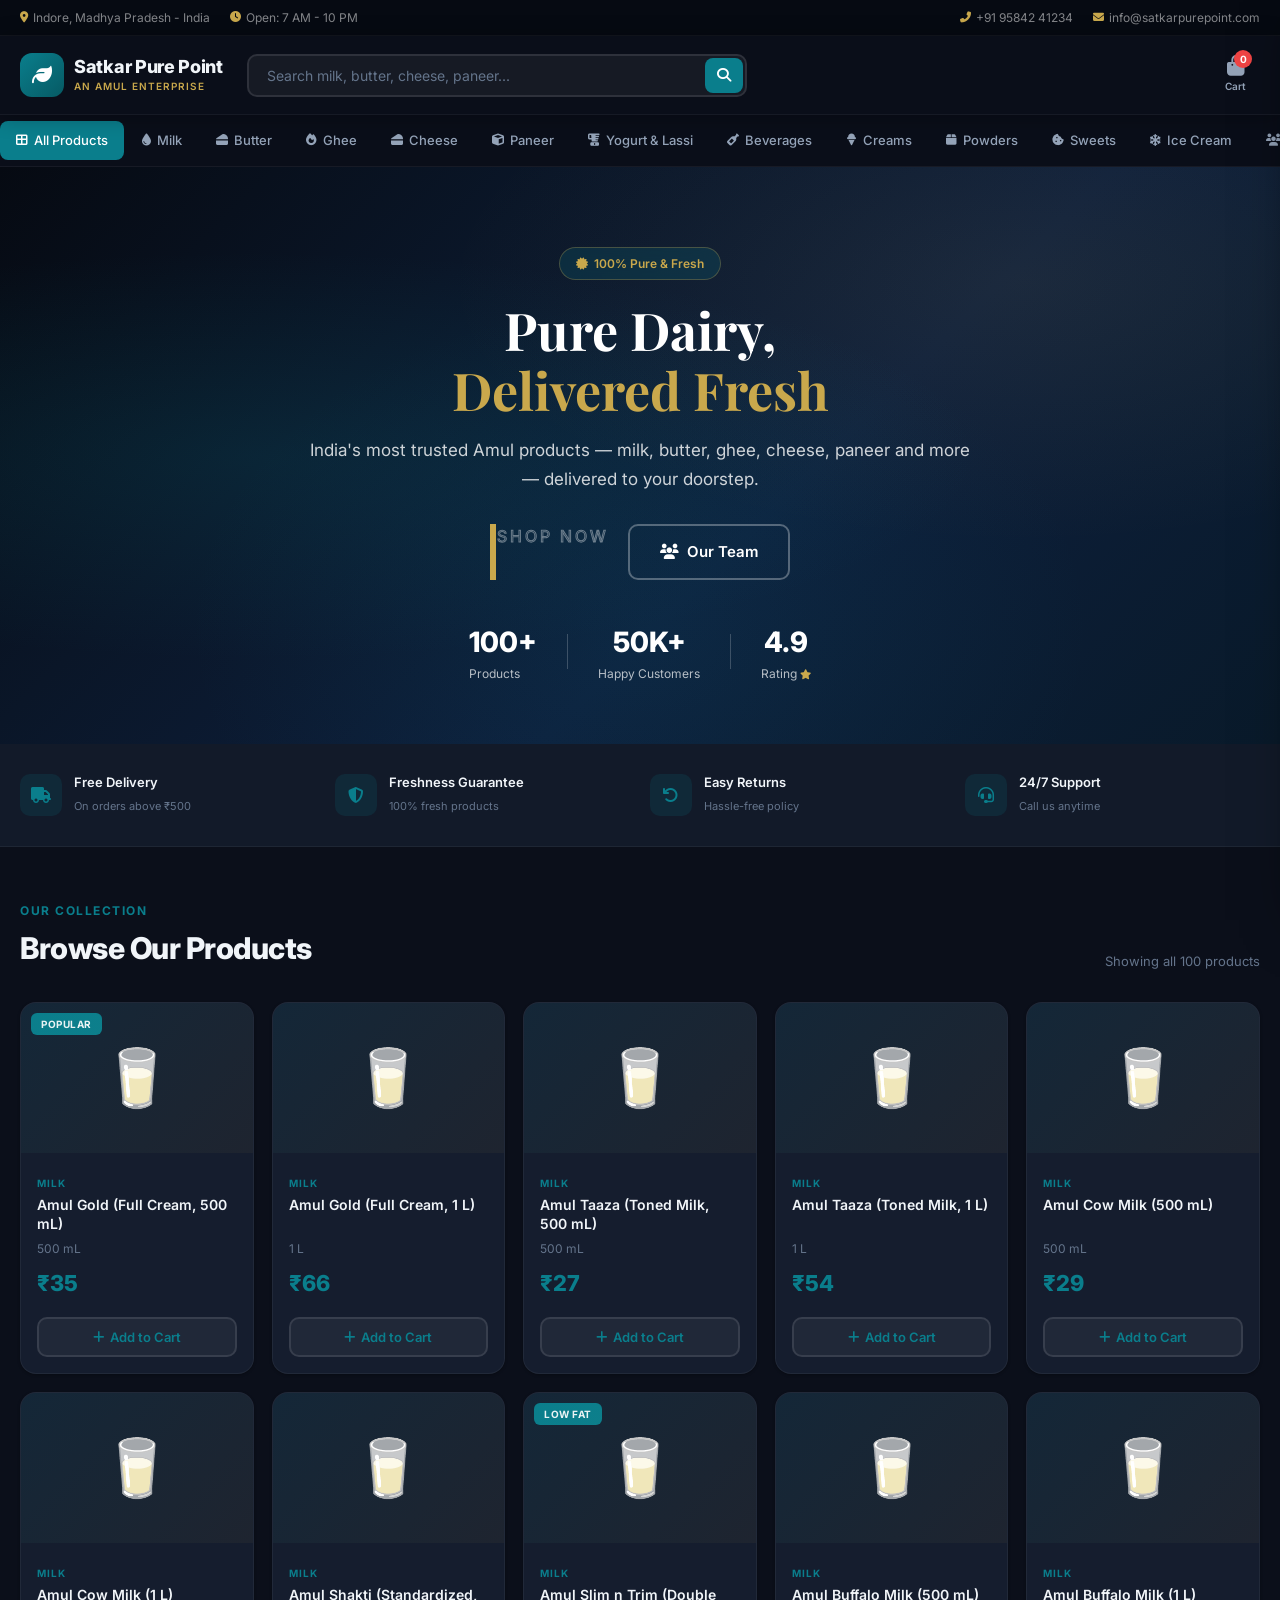
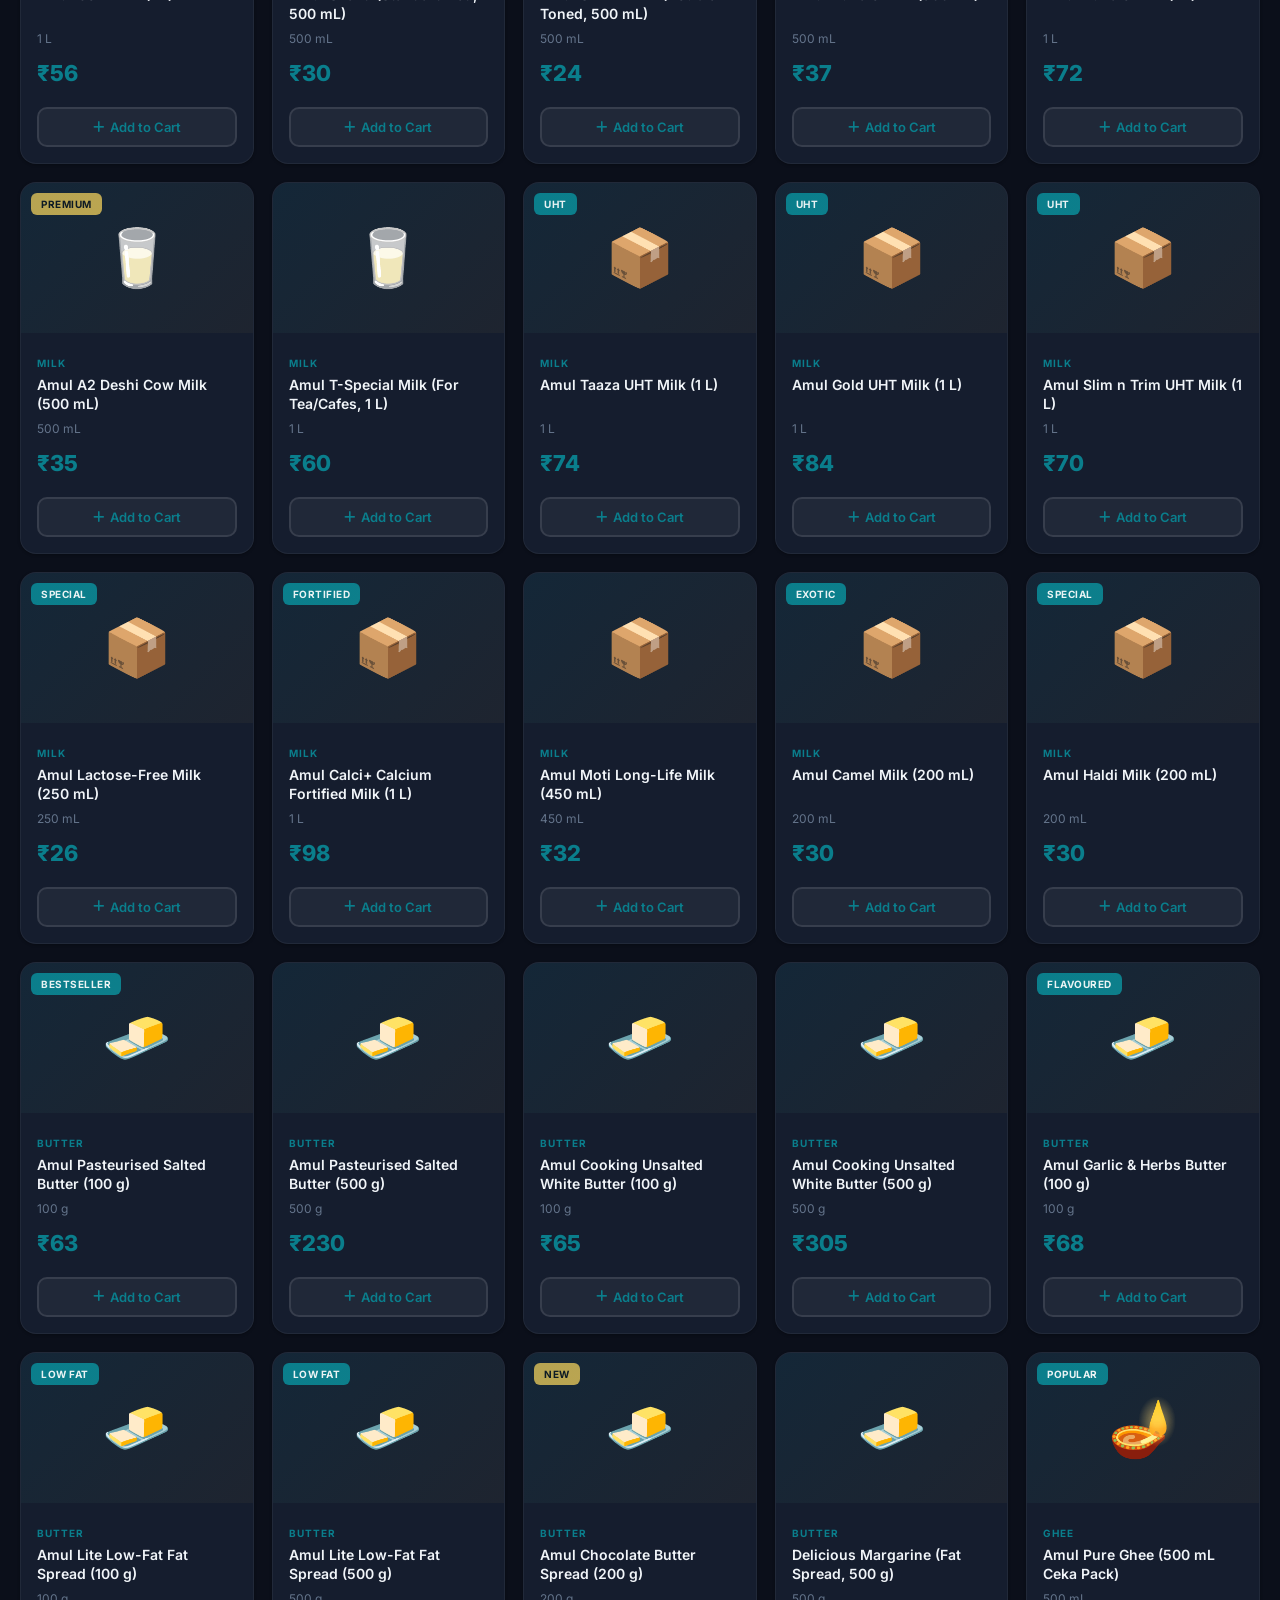
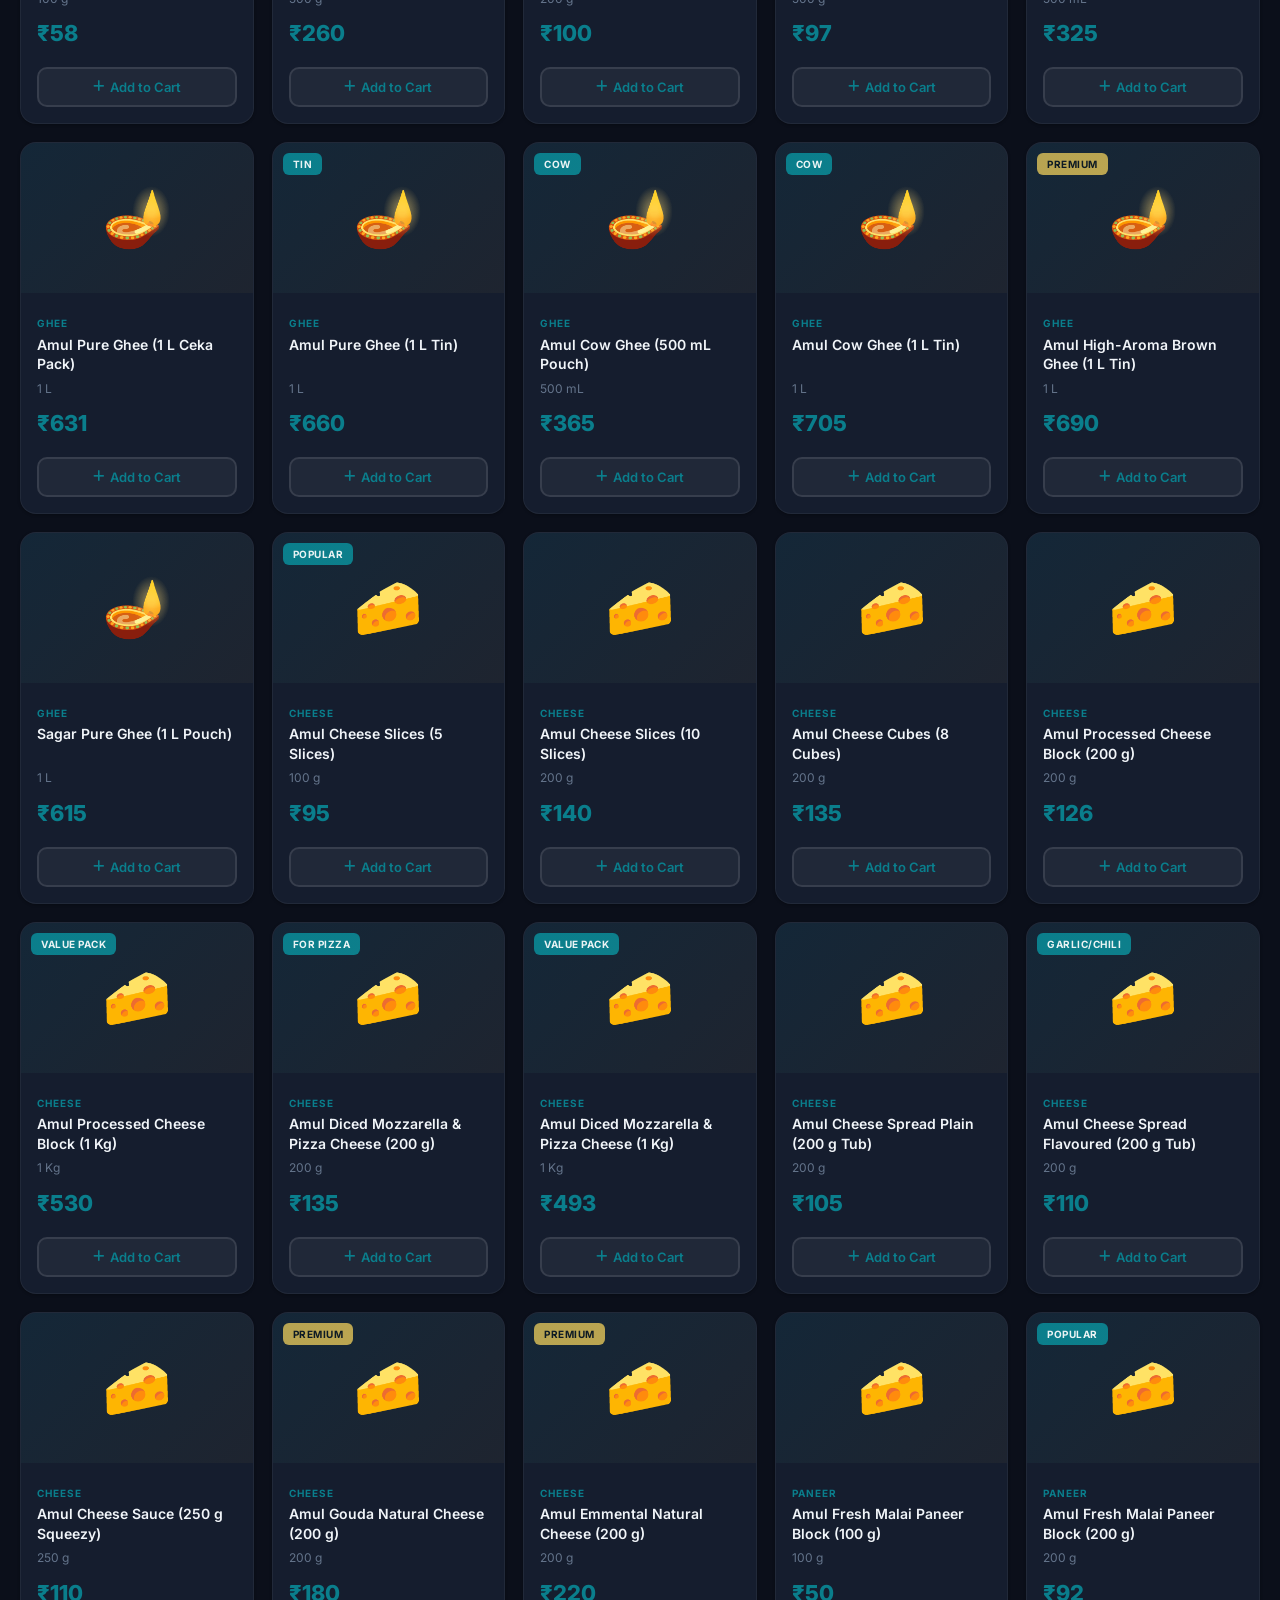
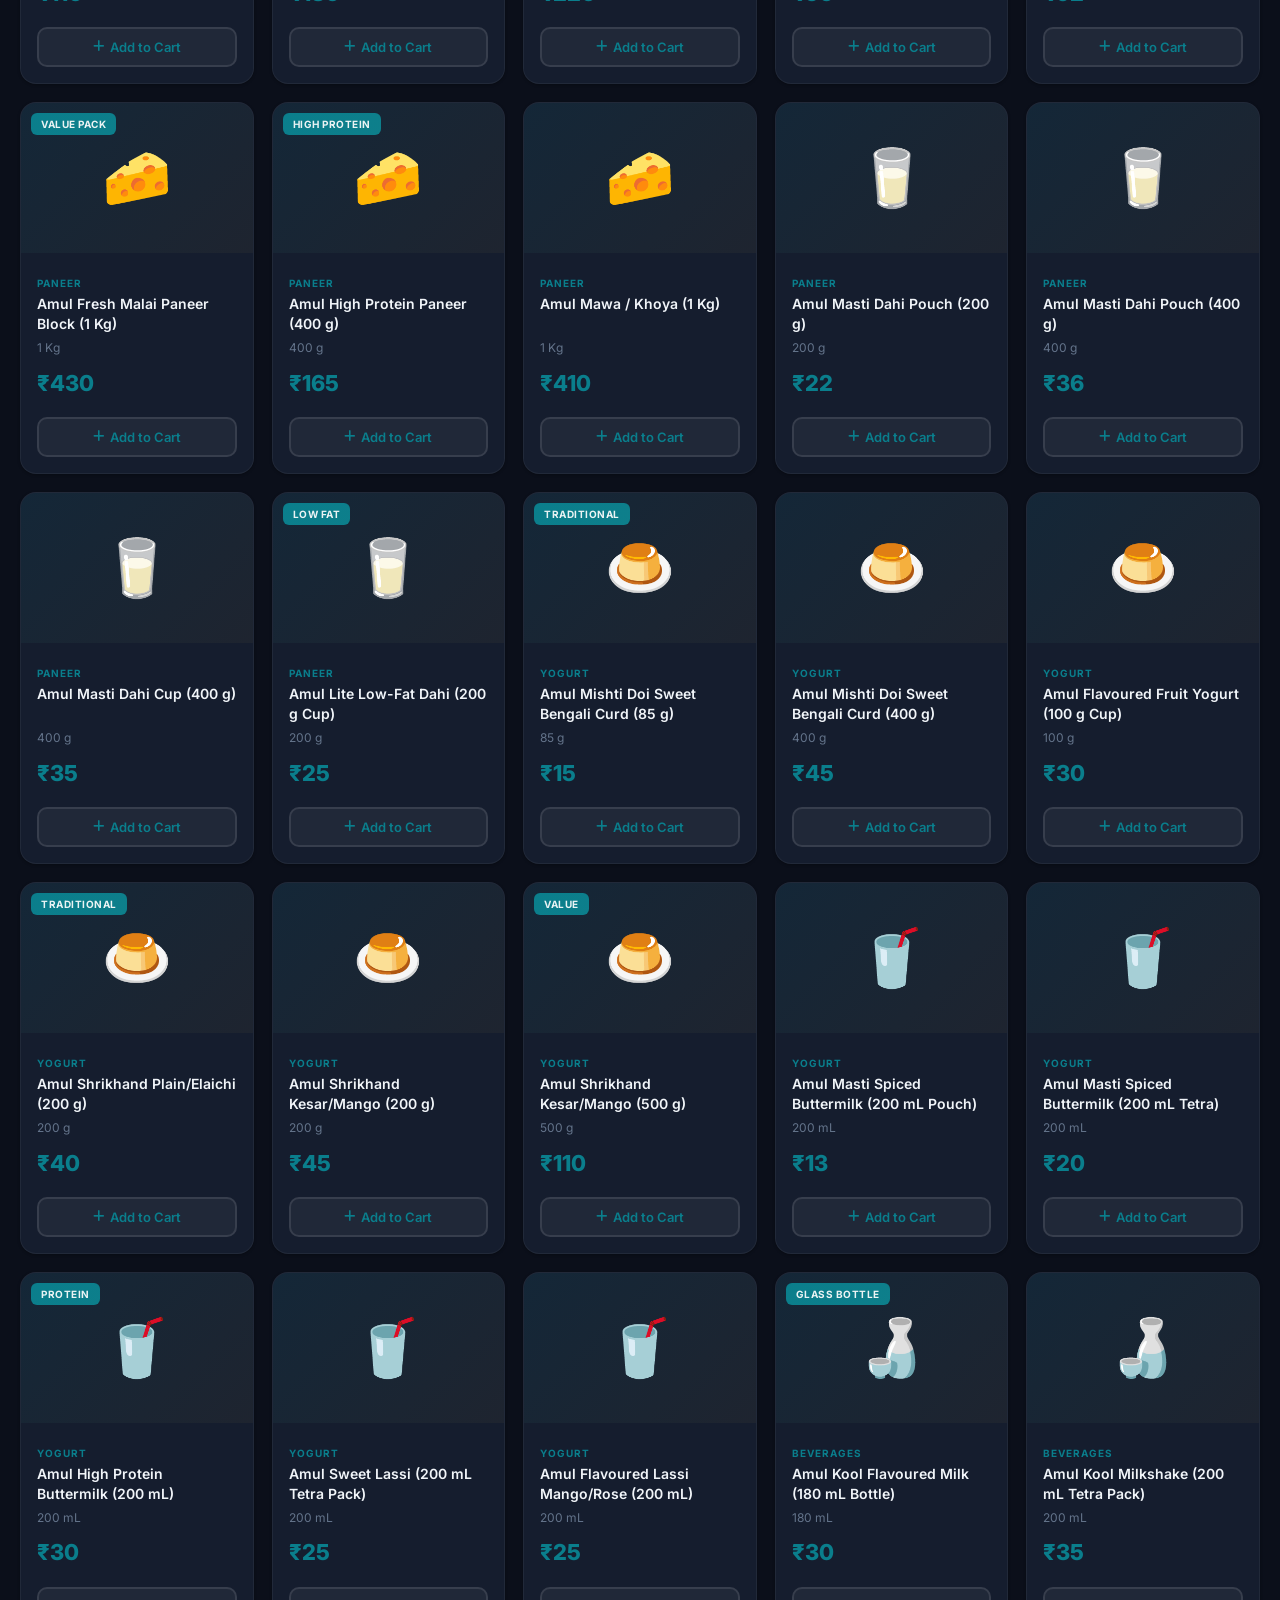
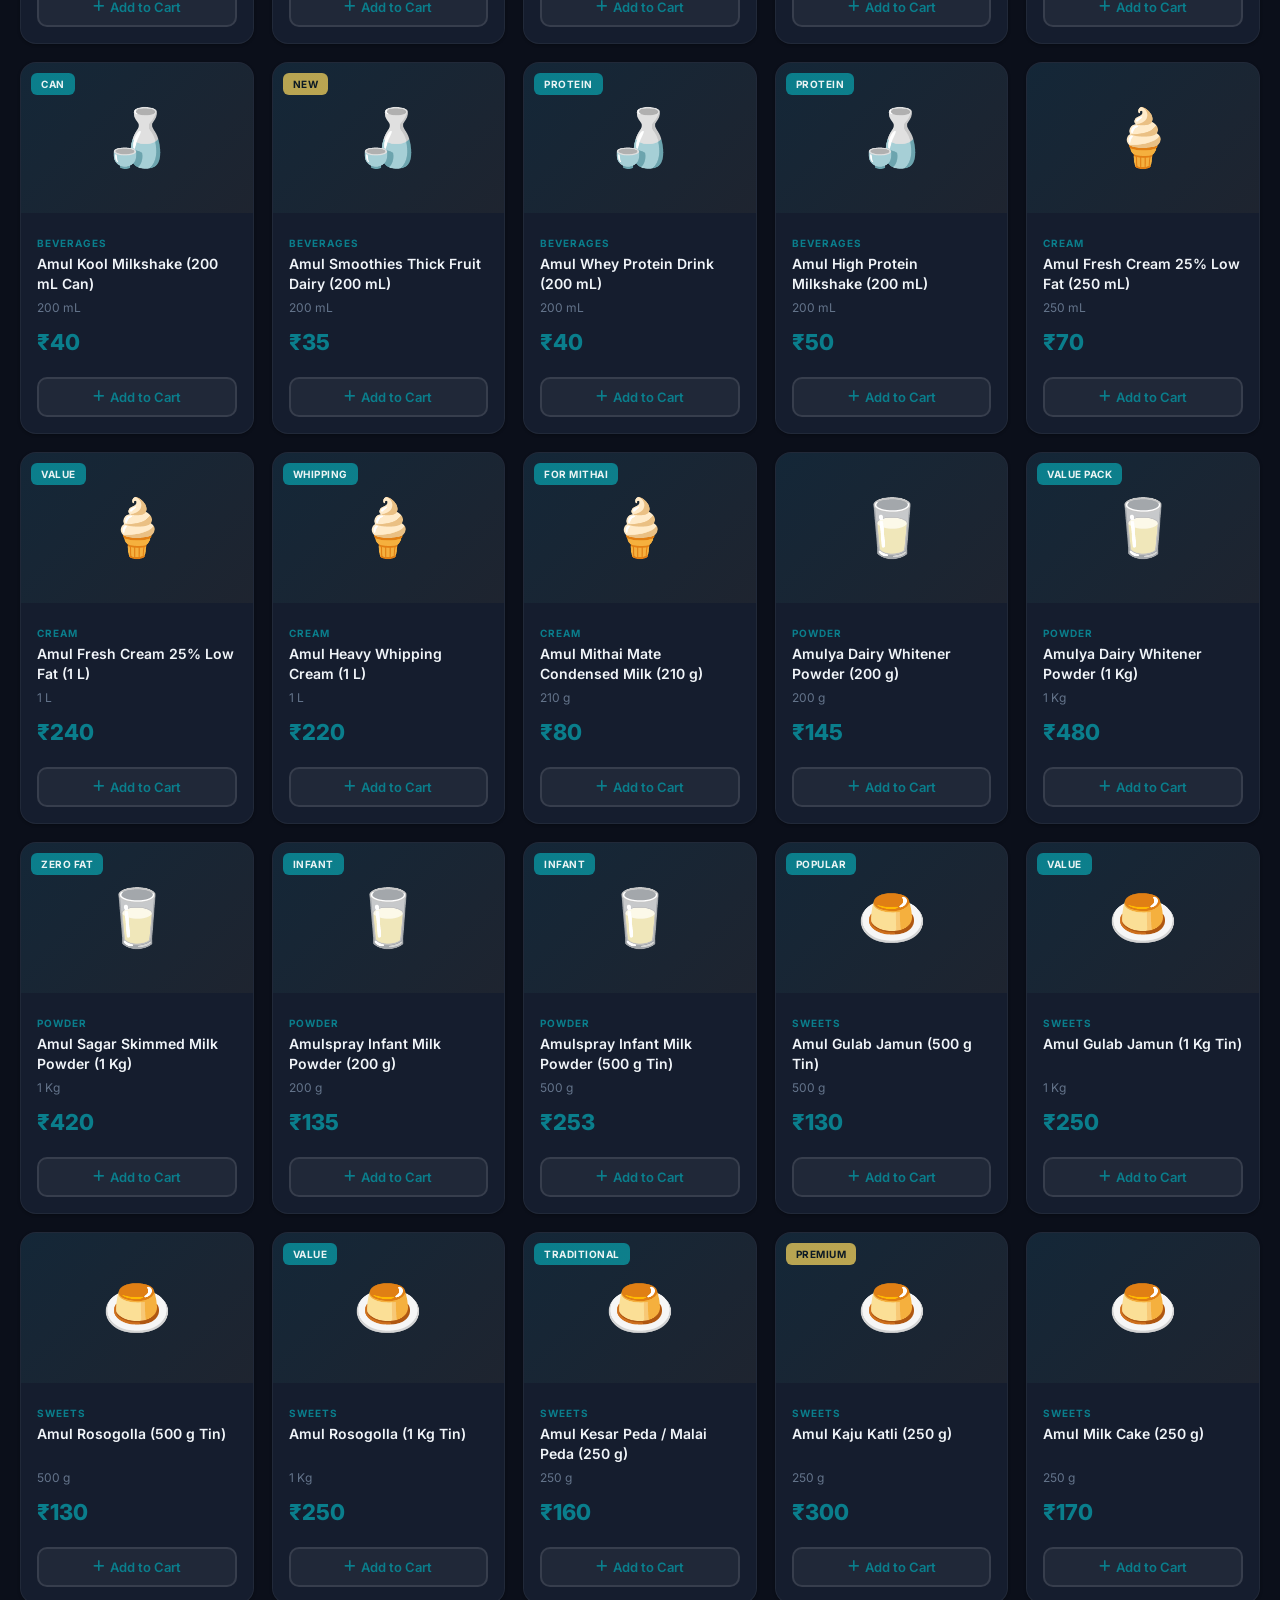
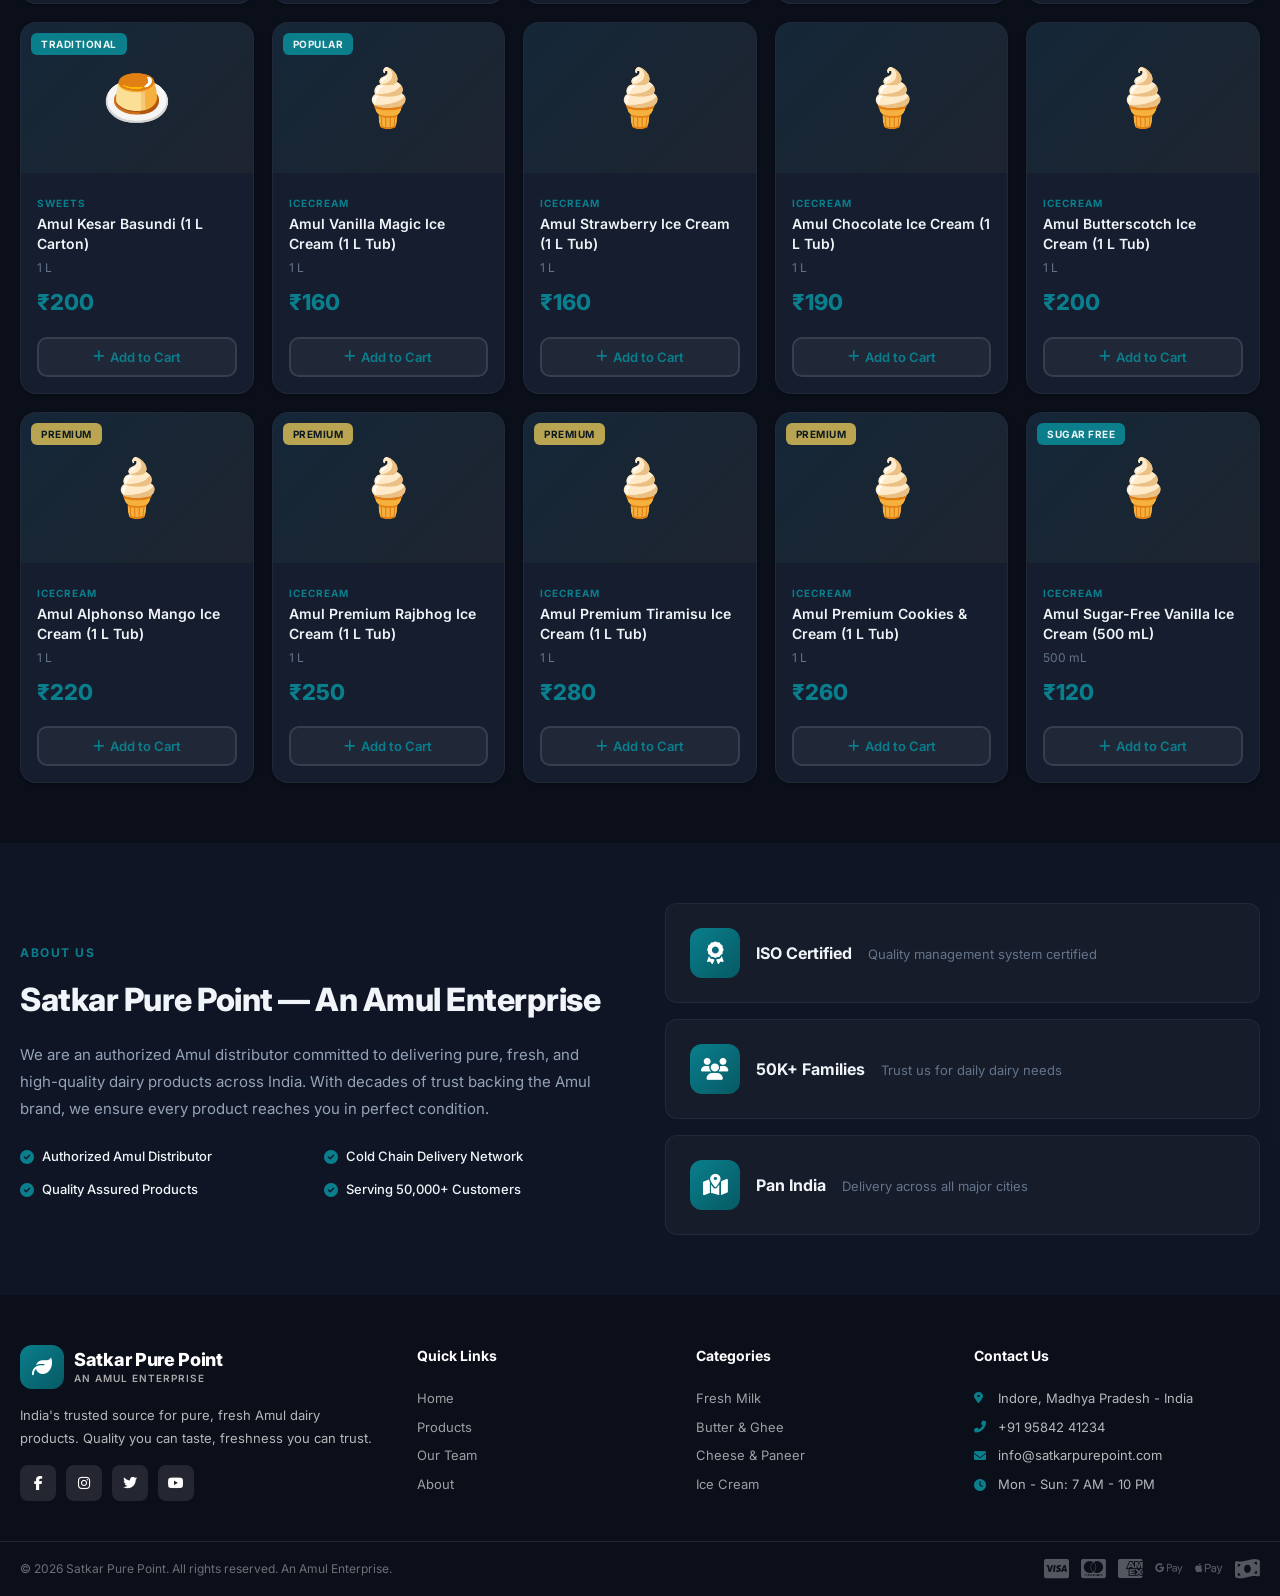
<file: index.html>
<!DOCTYPE html>
<html lang="en">
<head>
    <meta charset="UTF-8">
    <meta name="viewport" content="width=device-width, initial-scale=1.0">
    <title>Satkar Pure Point - An Amul Enterprise</title>
    <link rel="stylesheet" href="styles.css">
    <link href="https://fonts.googleapis.com/css2?family=Inter:wght@300;400;500;600;700;800;900&family=Playfair+Display:wght@600;700&display=swap" rel="stylesheet">
    <link rel="stylesheet" href="https://cdnjs.cloudflare.com/ajax/libs/font-awesome/6.4.0/css/all.min.css">
</head>
<body>

<!-- Top Bar -->
<div class="topbar">
    <div class="container topbar-inner">
        <div class="topbar-left">
            <span><i class="fas fa-map-marker-alt"></i> Indore, Madhya Pradesh - India</span>
            <span><i class="fas fa-clock"></i> Open: 7 AM - 10 PM</span>
        </div>
        <div class="topbar-right">
            <span><i class="fas fa-phone-alt"></i> +91 95842 41234</span>
            <span><i class="fas fa-envelope"></i> info@satkarpurepoint.com</span>
        </div>
    </div>
</div>

<!-- Header -->
<header class="header">
    <div class="container header-inner">
        <a href="index.html" class="brand">
            <div class="brand-icon">
                <i class="fas fa-leaf"></i>
            </div>
            <div class="brand-text">
                <span class="brand-name">Satkar Pure Point</span>
                <span class="brand-tag">An Amul Enterprise</span>
            </div>
        </a>

        <div class="header-search">
            <input type="text" id="searchInput" placeholder="Search milk, butter, cheese, paneer...">
            <button id="searchBtn"><i class="fas fa-search"></i></button>
        </div>

        <div class="header-actions">
            <div class="header-action" id="cartIcon">
                <i class="fas fa-shopping-bag"></i>
                <span class="cart-badge" id="cartCount">0</span>
                <span class="header-action-label">Cart</span>
            </div>
        </div>
    </div>
</header>

<!-- Navigation -->
<nav class="main-nav">
    <div class="container nav-scroll">
        <button class="nav-item active" data-category="all">
            <i class="fas fa-th-large"></i> All Products
        </button>
        <button class="nav-item" data-category="milk">
            <i class="fas fa-tint"></i> Milk
        </button>
        <button class="nav-item" data-category="butter">
            <i class="fas fa-cheese"></i> Butter
        </button>
        <button class="nav-item" data-category="ghee">
            <i class="fas fa-fire"></i> Ghee
        </button>
        <button class="nav-item" data-category="cheese">
            <i class="fas fa-cheese"></i> Cheese
        </button>
        <button class="nav-item" data-category="paneer">
            <i class="fas fa-cube"></i> Paneer
        </button>
        <button class="nav-item" data-category="yogurt">
            <i class="fas fa-blender"></i> Yogurt & Lassi
        </button>
        <button class="nav-item" data-category="beverages">
            <i class="fas fa-wine-bottle"></i> Beverages
        </button>
        <button class="nav-item" data-category="cream">
            <i class="fas fa-ice-cream"></i> Creams
        </button>
        <button class="nav-item" data-category="powder">
            <i class="fas fa-box"></i> Powders
        </button>
        <button class="nav-item" data-category="sweets">
            <i class="fas fa-cookie-bite"></i> Sweets
        </button>
        <button class="nav-item" data-category="icecream">
            <i class="fas fa-snowflake"></i> Ice Cream
        </button>
        <a href="directory.html" class="nav-item" style="text-decoration:none">
            <i class="fas fa-users"></i> Our Team
        </a>
    </div>
</nav>

<!-- Hero Section -->
<section class="hero">
    <div class="hero-bg"></div>
    <div class="container hero-content">
        <div class="hero-badge"><i class="fas fa-certificate"></i> 100% Pure & Fresh</div>
        <h1>Pure Dairy,<br><span>Delivered Fresh</span></h1>
        <p>India's most trusted Amul products — milk, butter, ghee, cheese, paneer and more — delivered to your doorstep.</p>
        <div class="hero-actions">
            <a href="#products" class="button" data-text="Shop Now">
                <span class="actual-text">&nbsp;Shop Now&nbsp;</span>
                <span aria-hidden="true" class="hover-text">&nbsp;Shop Now&nbsp;</span>
            </a>
            <a href="directory.html" class="btn-outline"><i class="fas fa-users"></i> Our Team</a>
        </div>
        <div class="hero-stats">
            <div class="stat"><span class="stat-num">100+</span><span class="stat-label">Products</span></div>
            <div class="stat-divider"></div>
            <div class="stat"><span class="stat-num">50K+</span><span class="stat-label">Happy Customers</span></div>
            <div class="stat-divider"></div>
            <div class="stat"><span class="stat-num">4.9</span><span class="stat-label">Rating <i class="fas fa-star"></i></span></div>
        </div>
    </div>
</section>

<!-- Features Strip -->
<section class="features-strip">
    <div class="container features-grid">
        <div class="feature">
            <div class="feature-icon"><i class="fas fa-truck"></i></div>
            <div><strong>Free Delivery</strong><span>On orders above ₹500</span></div>
        </div>
        <div class="feature">
            <div class="feature-icon"><i class="fas fa-shield-alt"></i></div>
            <div><strong>Freshness Guarantee</strong><span>100% fresh products</span></div>
        </div>
        <div class="feature">
            <div class="feature-icon"><i class="fas fa-undo"></i></div>
            <div><strong>Easy Returns</strong><span>Hassle-free policy</span></div>
        </div>
        <div class="feature">
            <div class="feature-icon"><i class="fas fa-headset"></i></div>
            <div><strong>24/7 Support</strong><span>Call us anytime</span></div>
        </div>
    </div>
</section>

<!-- Products Section -->
<section class="products-section" id="products">
    <div class="container">
        <div class="section-header">
            <div>
                <span class="section-tag">Our Collection</span>
                <h2>Browse Our Products</h2>
            </div>
            <p class="product-count" id="productTotal">Showing all products</p>
        </div>
        <div class="products-grid" id="productsGrid"></div>
    </div>
</section>

<!-- About Section -->
<section class="about-section" id="about">
    <div class="container about-grid">
        <div class="about-content">
            <span class="section-tag">About Us</span>
            <h2>Satkar Pure Point — An Amul Enterprise</h2>
            <p>We are an authorized Amul distributor committed to delivering pure, fresh, and high-quality dairy products across India. With decades of trust backing the Amul brand, we ensure every product reaches you in perfect condition.</p>
            <div class="about-points">
                <div class="about-point"><i class="fas fa-check-circle"></i> Authorized Amul Distributor</div>
                <div class="about-point"><i class="fas fa-check-circle"></i> Cold Chain Delivery Network</div>
                <div class="about-point"><i class="fas fa-check-circle"></i> Quality Assured Products</div>
                <div class="about-point"><i class="fas fa-check-circle"></i> Serving 50,000+ Customers</div>
            </div>
        </div>
        <div class="about-visual">
            <div class="about-card">
                <div class="about-card-icon"><i class="fas fa-award"></i></div>
                <h3>ISO Certified</h3>
                <p>Quality management system certified</p>
            </div>
            <div class="about-card">
                <div class="about-card-icon"><i class="fas fa-users"></i></div>
                <h3>50K+ Families</h3>
                <p>Trust us for daily dairy needs</p>
            </div>
            <div class="about-card">
                <div class="about-card-icon"><i class="fas fa-map-marked-alt"></i></div>
                <h3>Pan India</h3>
                <p>Delivery across all major cities</p>
            </div>
        </div>
    </div>
</section>

<!-- Cart Sidebar -->
<div class="cart-overlay" id="cartOverlay"></div>
<div class="cart-drawer" id="cartSidebar">
    <div class="cart-drawer-header">
        <h3><i class="fas fa-shopping-bag"></i> Your Cart</h3>
        <button class="drawer-close" id="cartClose"><i class="fas fa-times"></i></button>
    </div>
    <div class="cart-drawer-body" id="cartItems">
        <div class="empty-cart">
            <i class="fas fa-shopping-bag"></i>
            <p>Your cart is empty</p>
            <span>Add products to get started</span>
        </div>
    </div>
    <div class="cart-drawer-footer" id="cartFooter">
        <div class="cart-subtotal">
            <span>Subtotal</span>
            <span id="cartTotal">₹0</span>
        </div>
        <button class="btn-checkout" id="checkoutBtn">Proceed to Checkout <i class="fas fa-arrow-right"></i></button>
    </div>
</div>

<!-- Product Quick View Modal -->
<div class="modal-overlay" id="modalOverlay">
    <div class="quick-view-modal" id="productModal">
        <button class="modal-x" id="modalClose"><i class="fas fa-times"></i></button>
        <div class="qv-body">
            <div class="qv-image" id="modalImage"></div>
            <div class="qv-details">
                <span class="qv-category" id="modalCategory"></span>
                <h2 id="modalName"></h2>
                <p class="qv-size" id="modalSize"></p>
                <p class="qv-price" id="modalPrice"></p>
                <div class="qv-qty">
                    <button id="modalMinus"><i class="fas fa-minus"></i></button>
                    <span id="modalQty">1</span>
                    <button id="modalPlus"><i class="fas fa-plus"></i></button>
                </div>
                <button class="btn-add-cart" id="modalAddCart"><i class="fas fa-shopping-bag"></i> Add to Cart</button>
            </div>
        </div>
    </div>
</div>

<!-- Footer -->
<footer class="site-footer">
    <div class="container footer-grid">
        <div class="footer-brand">
            <div class="brand" style="margin-bottom:15px">
                <div class="brand-icon"><i class="fas fa-leaf"></i></div>
                <div class="brand-text">
                    <span class="brand-name" style="color:#fff">Satkar Pure Point</span>
                    <span class="brand-tag" style="color:#aaa">An Amul Enterprise</span>
                </div>
            </div>
            <p>India's trusted source for pure, fresh Amul dairy products. Quality you can taste, freshness you can trust.</p>
            <div class="social-links">
                <a href="#"><i class="fab fa-facebook-f"></i></a>
                <a href="#"><i class="fab fa-instagram"></i></a>
                <a href="#"><i class="fab fa-twitter"></i></a>
                <a href="#"><i class="fab fa-youtube"></i></a>
            </div>
        </div>
        <div class="footer-links">
            <h4>Quick Links</h4>
            <a href="#">Home</a>
            <a href="#products">Products</a>
            <a href="directory.html">Our Team</a>
            <a href="#about">About</a>
        </div>
        <div class="footer-links">
            <h4>Categories</h4>
            <a href="#">Fresh Milk</a>
            <a href="#">Butter & Ghee</a>
            <a href="#">Cheese & Paneer</a>
            <a href="#">Ice Cream</a>
        </div>
        <div class="footer-contact">
            <h4>Contact Us</h4>
            <p><i class="fas fa-map-marker-alt"></i> Indore, Madhya Pradesh - India</p>
            <p><i class="fas fa-phone-alt"></i> +91 95842 41234</p>
            <p><i class="fas fa-envelope"></i> info@satkarpurepoint.com</p>
            <p><i class="fas fa-clock"></i> Mon - Sun: 7 AM - 10 PM</p>
        </div>
    </div>
    <div class="footer-bottom">
        <div class="container footer-bottom-inner">
            <p>&copy; 2026 Satkar Pure Point. All rights reserved. An Amul Enterprise.</p>
            <div class="footer-payments">
                <i class="fab fa-cc-visa"></i>
                <i class="fab fa-cc-mastercard"></i>
                <i class="fab fa-cc-amex"></i>
                <i class="fab fa-google-pay"></i>
                <i class="fab fa-apple-pay"></i>
                <i class="fas fa-money-bill-wave"></i>
            </div>
        </div>
    </div>
</footer>

<script src="script.js"></script>
</body>
</html>
</file>
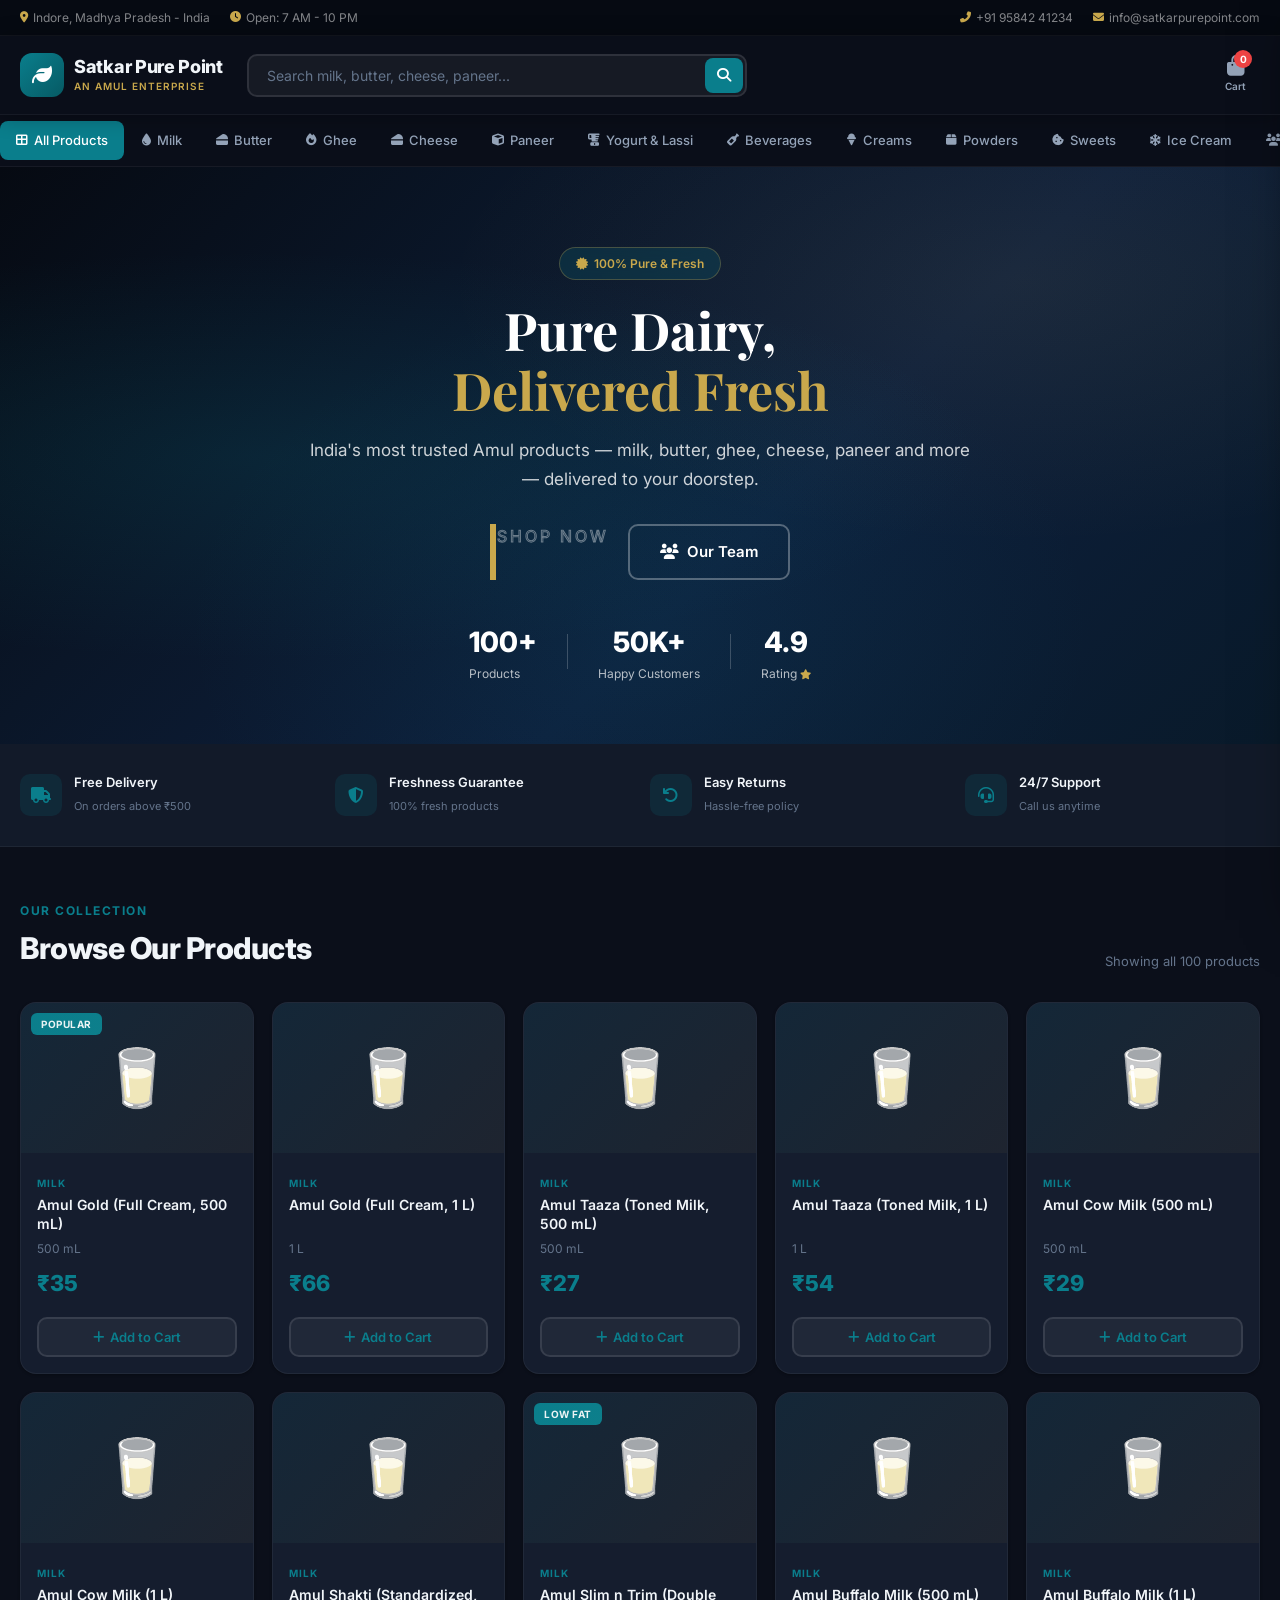
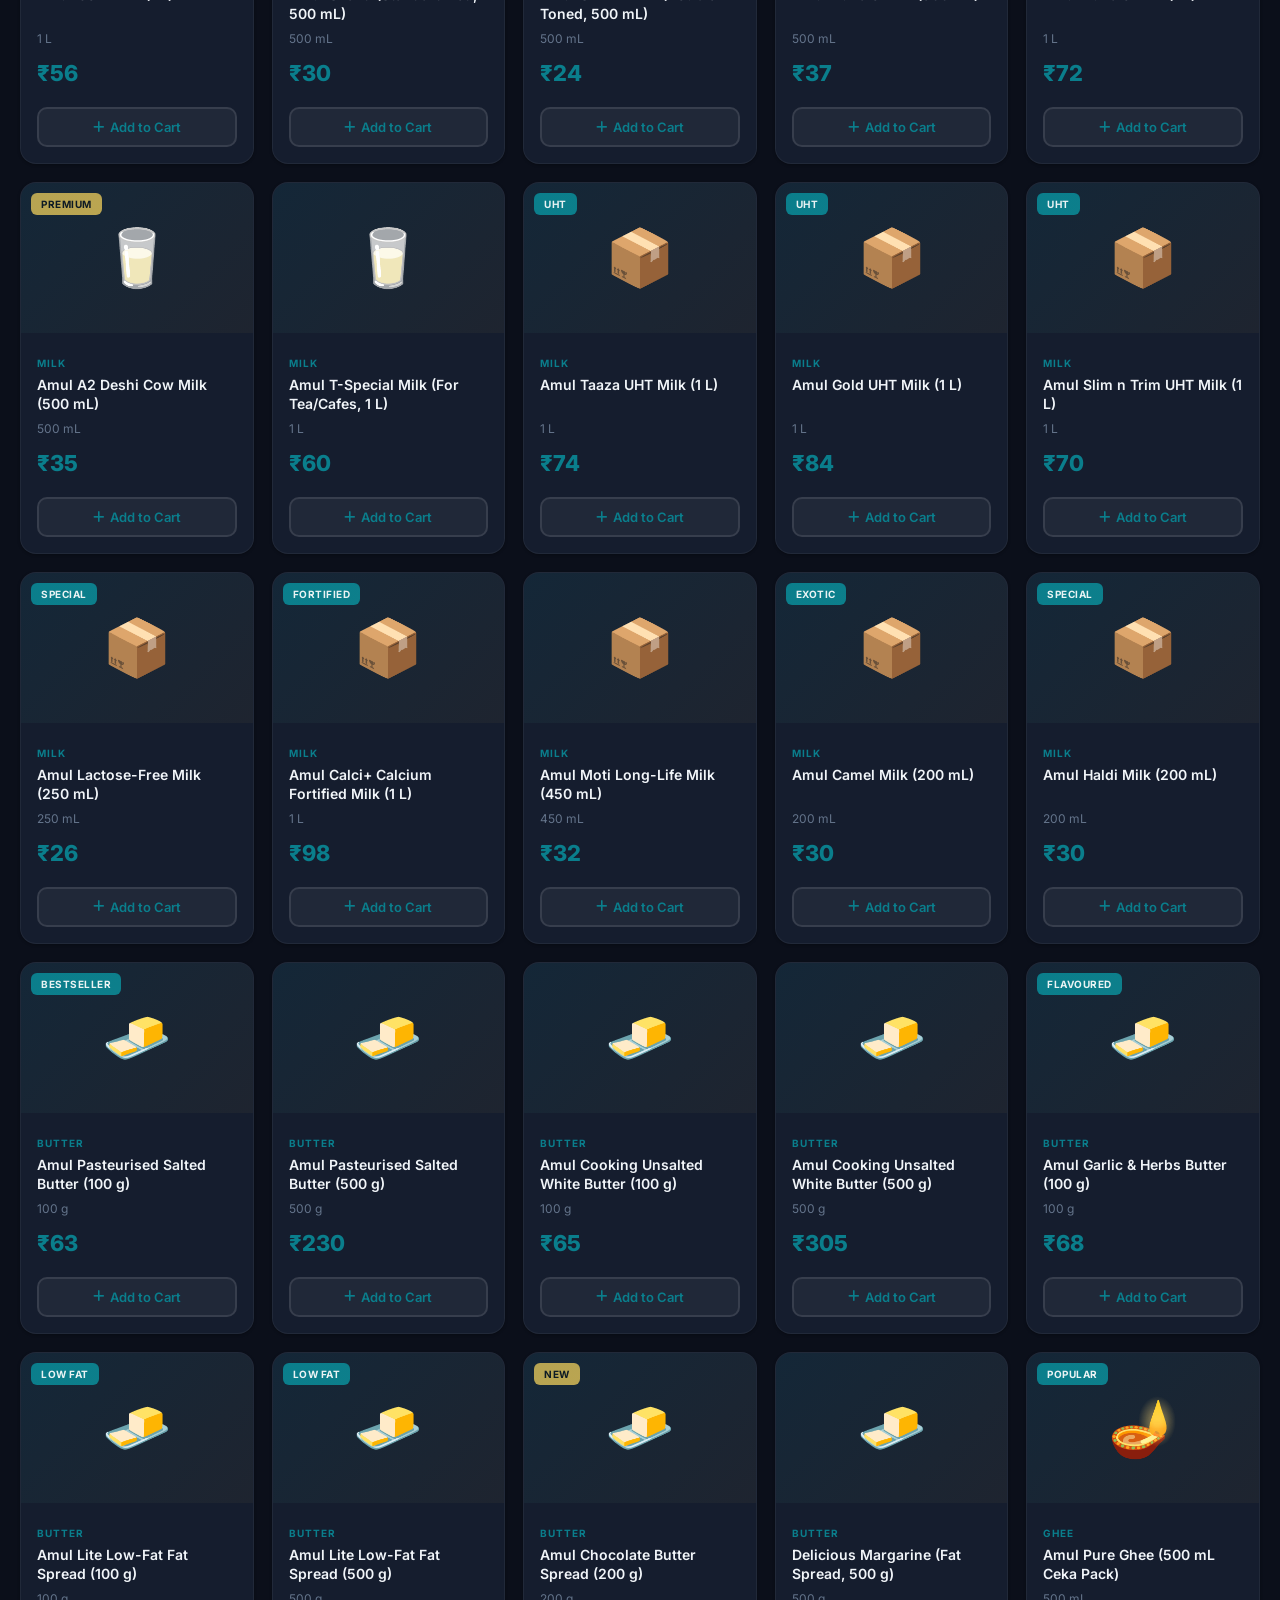
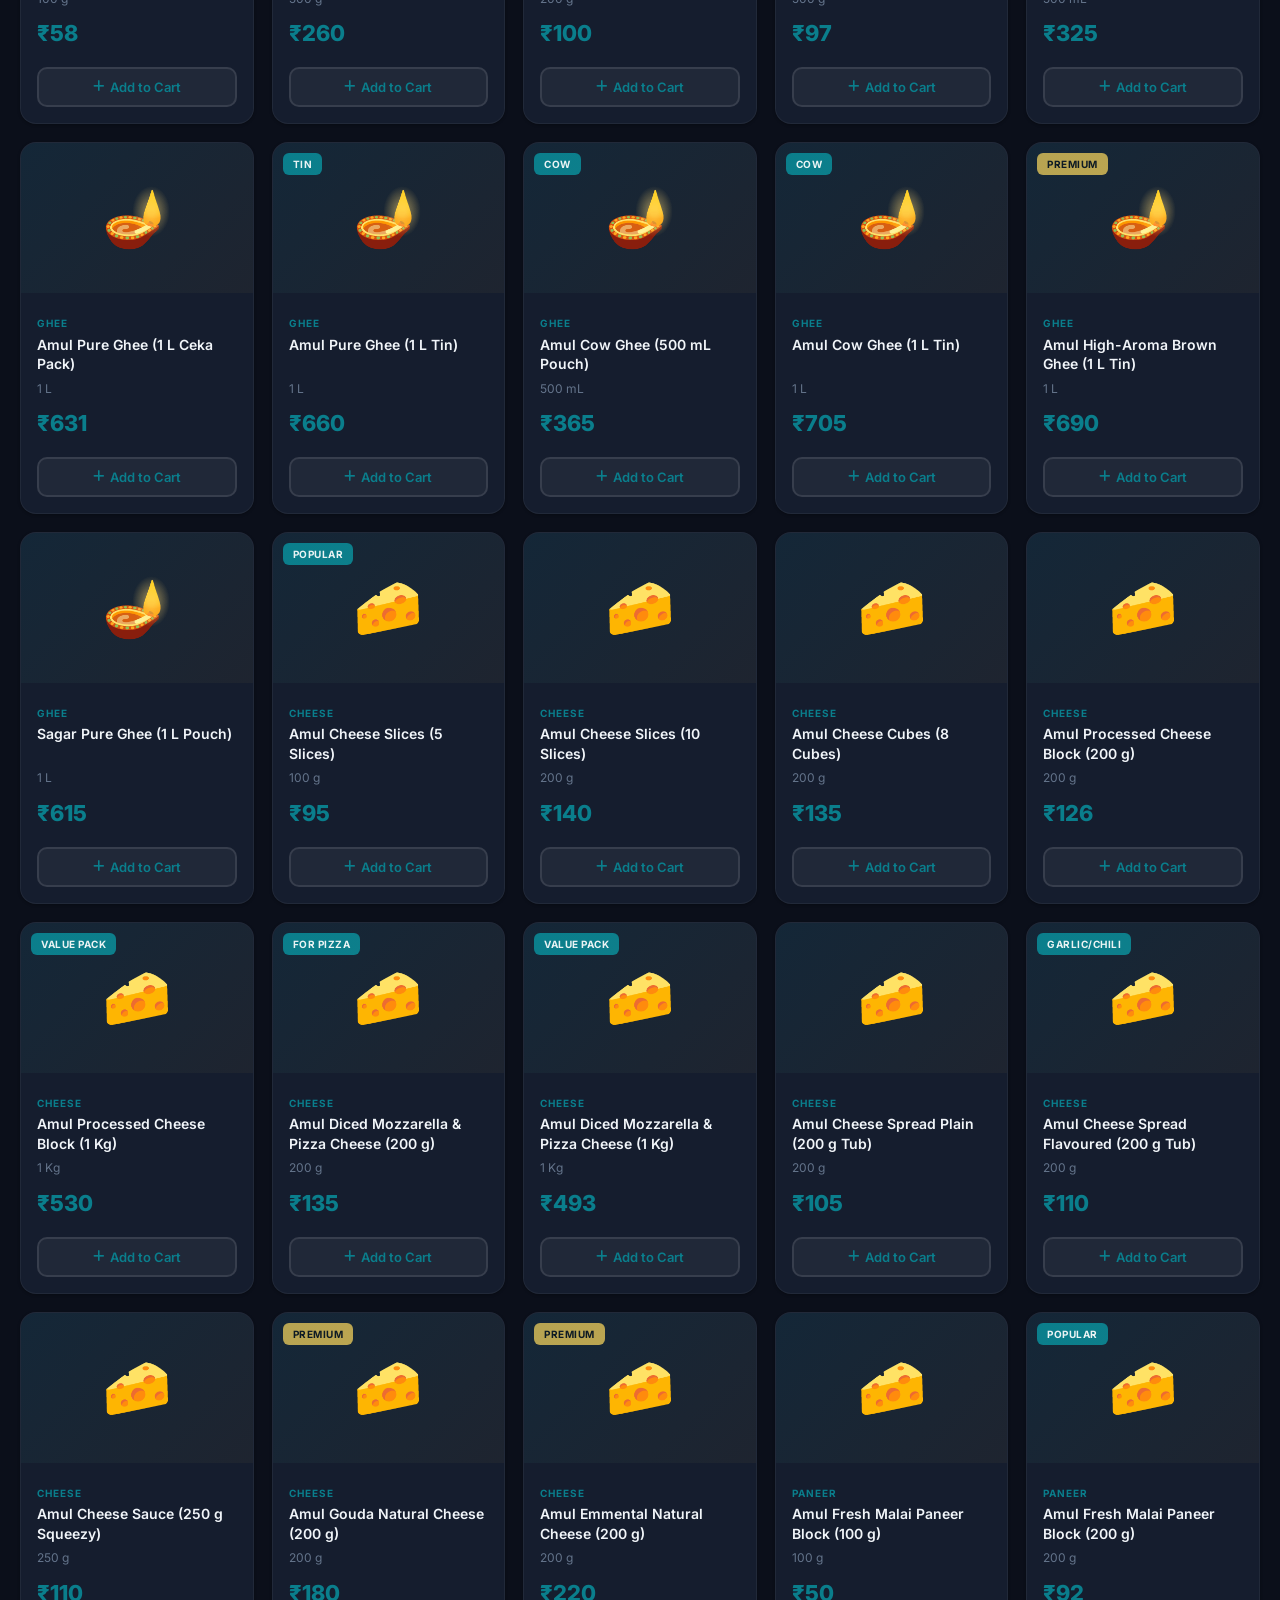
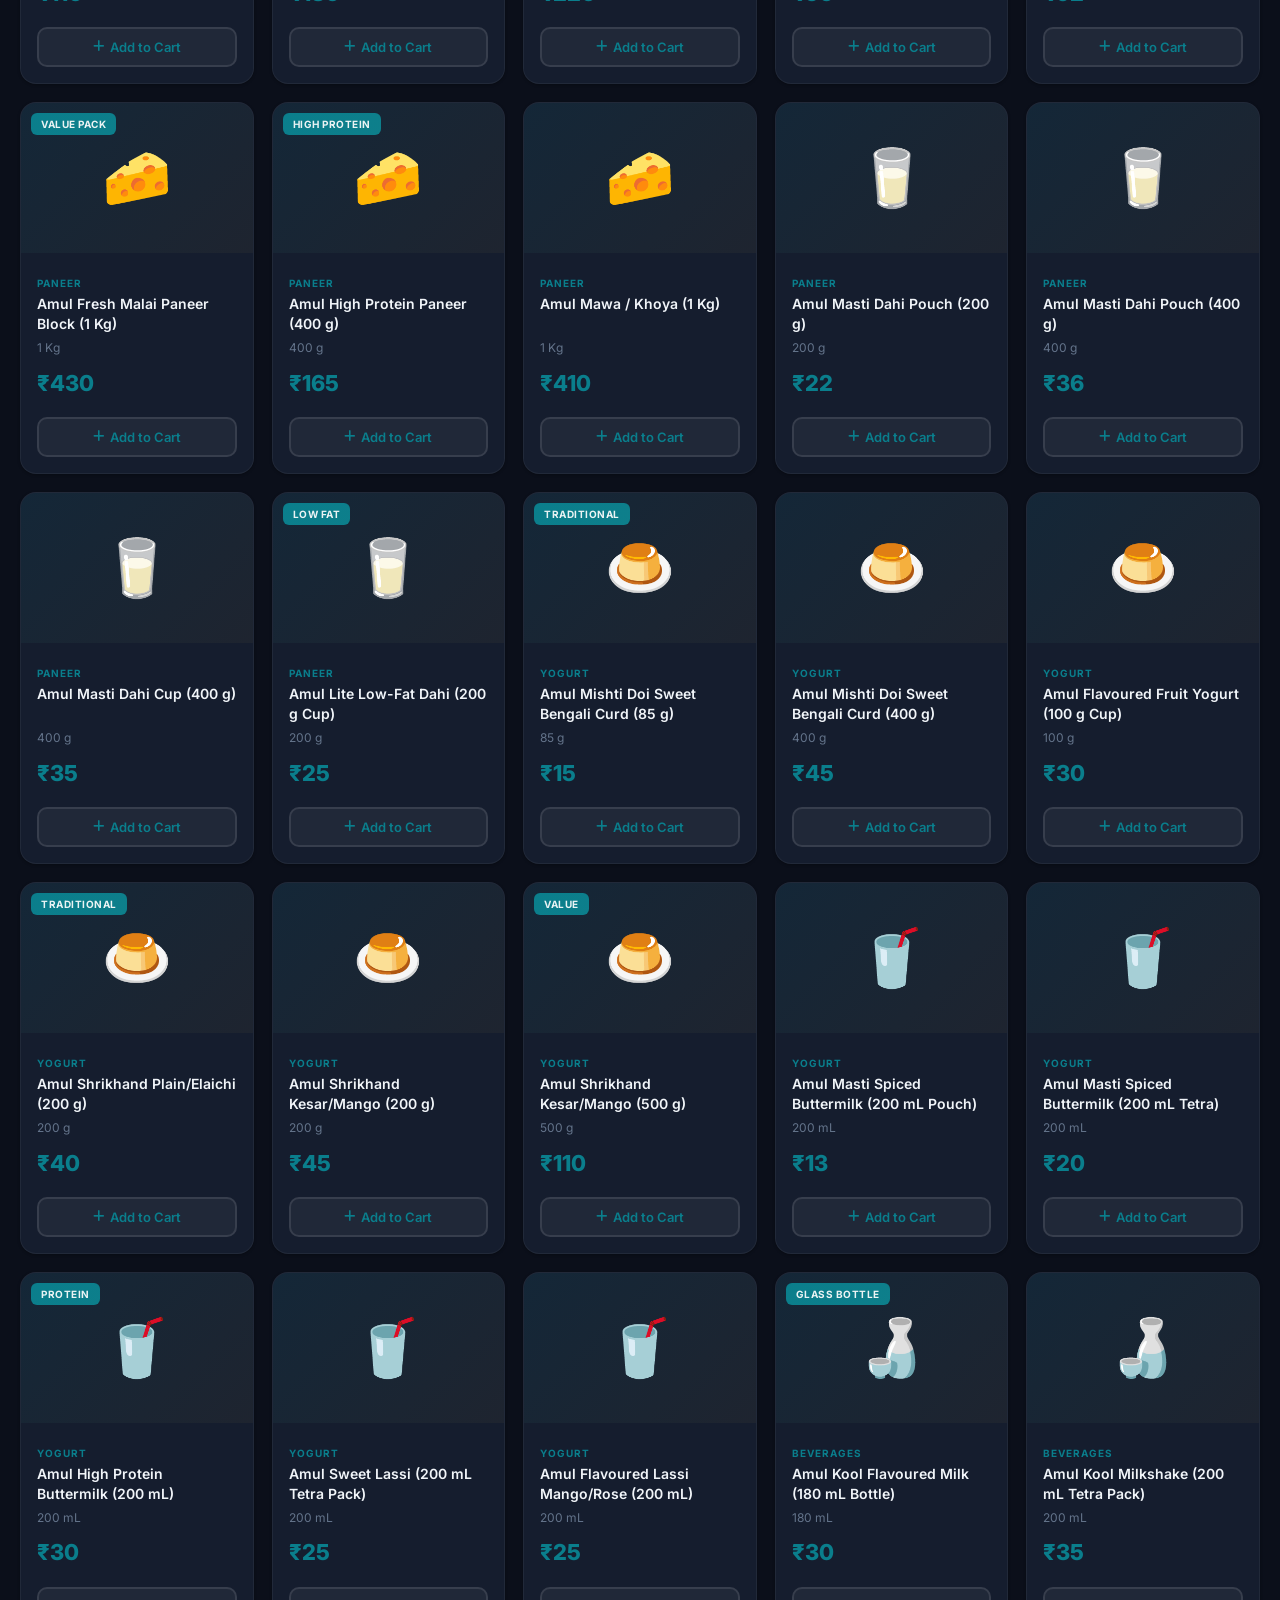
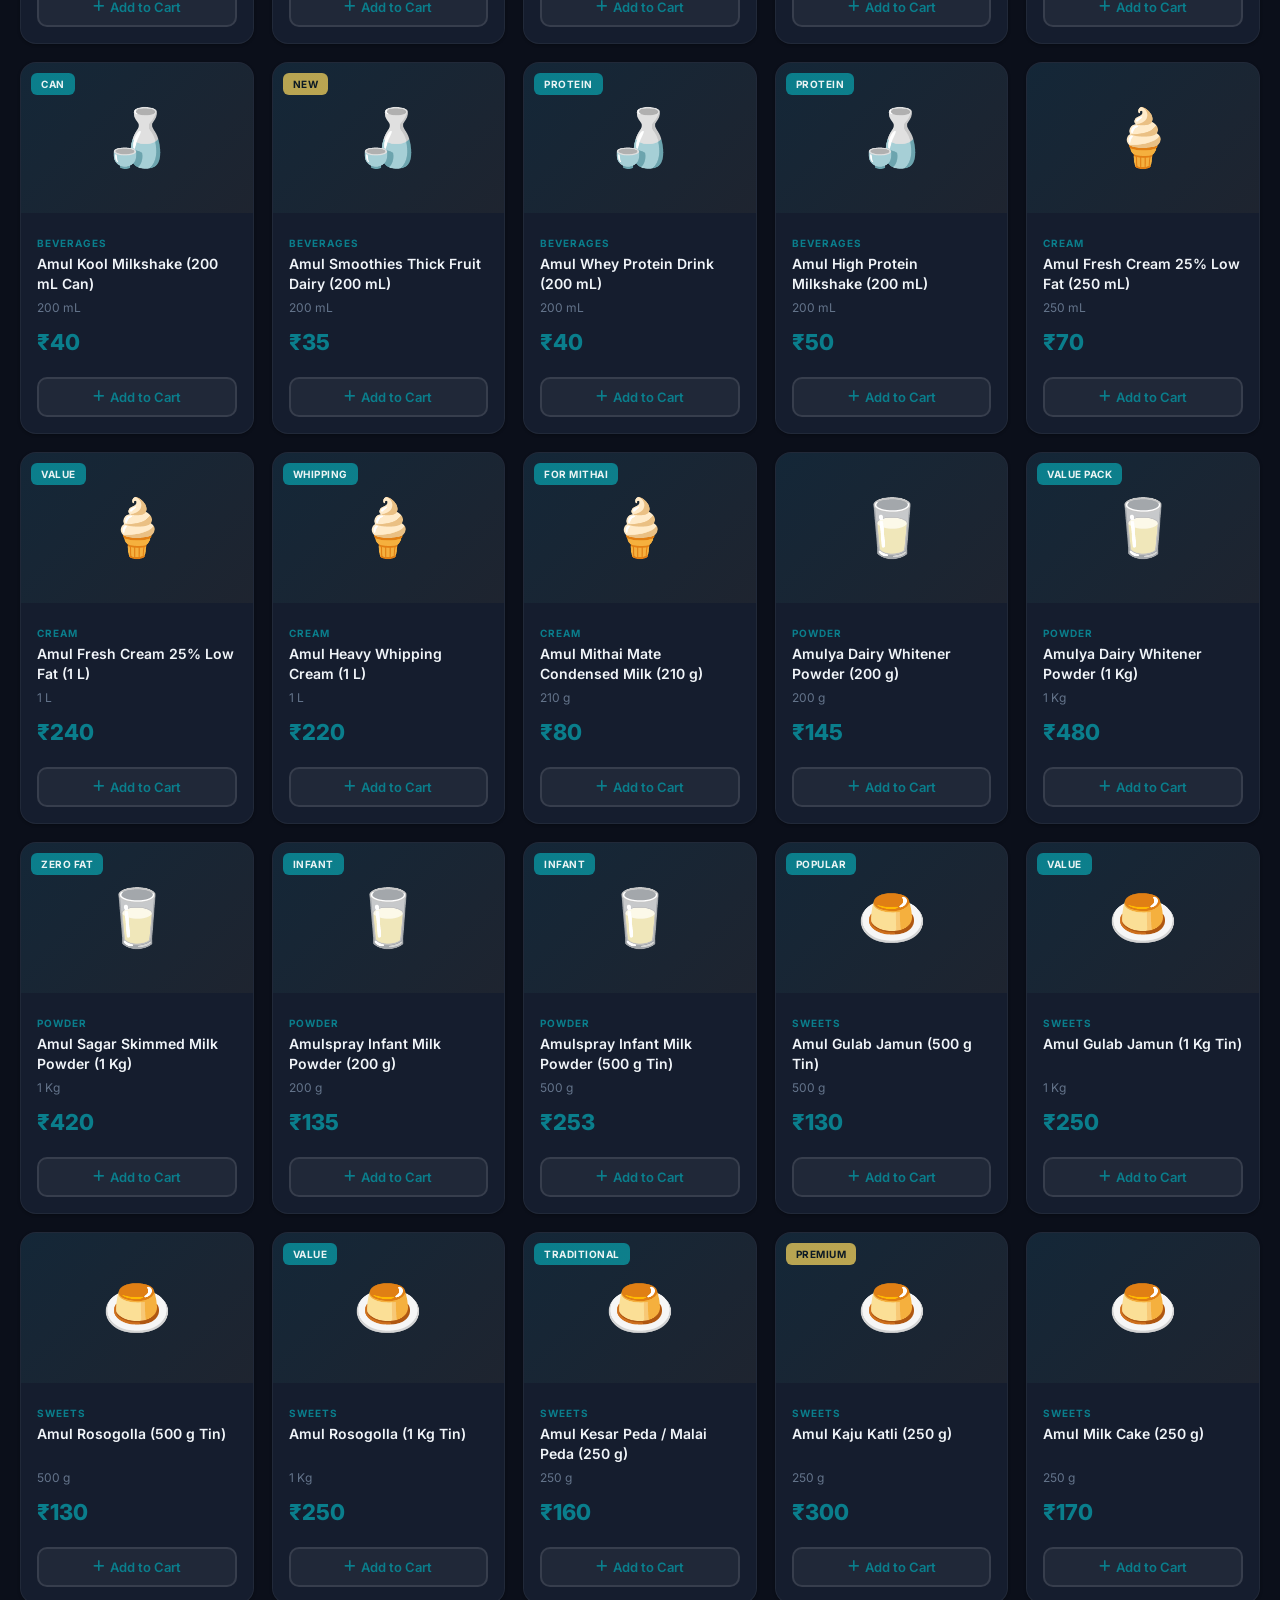
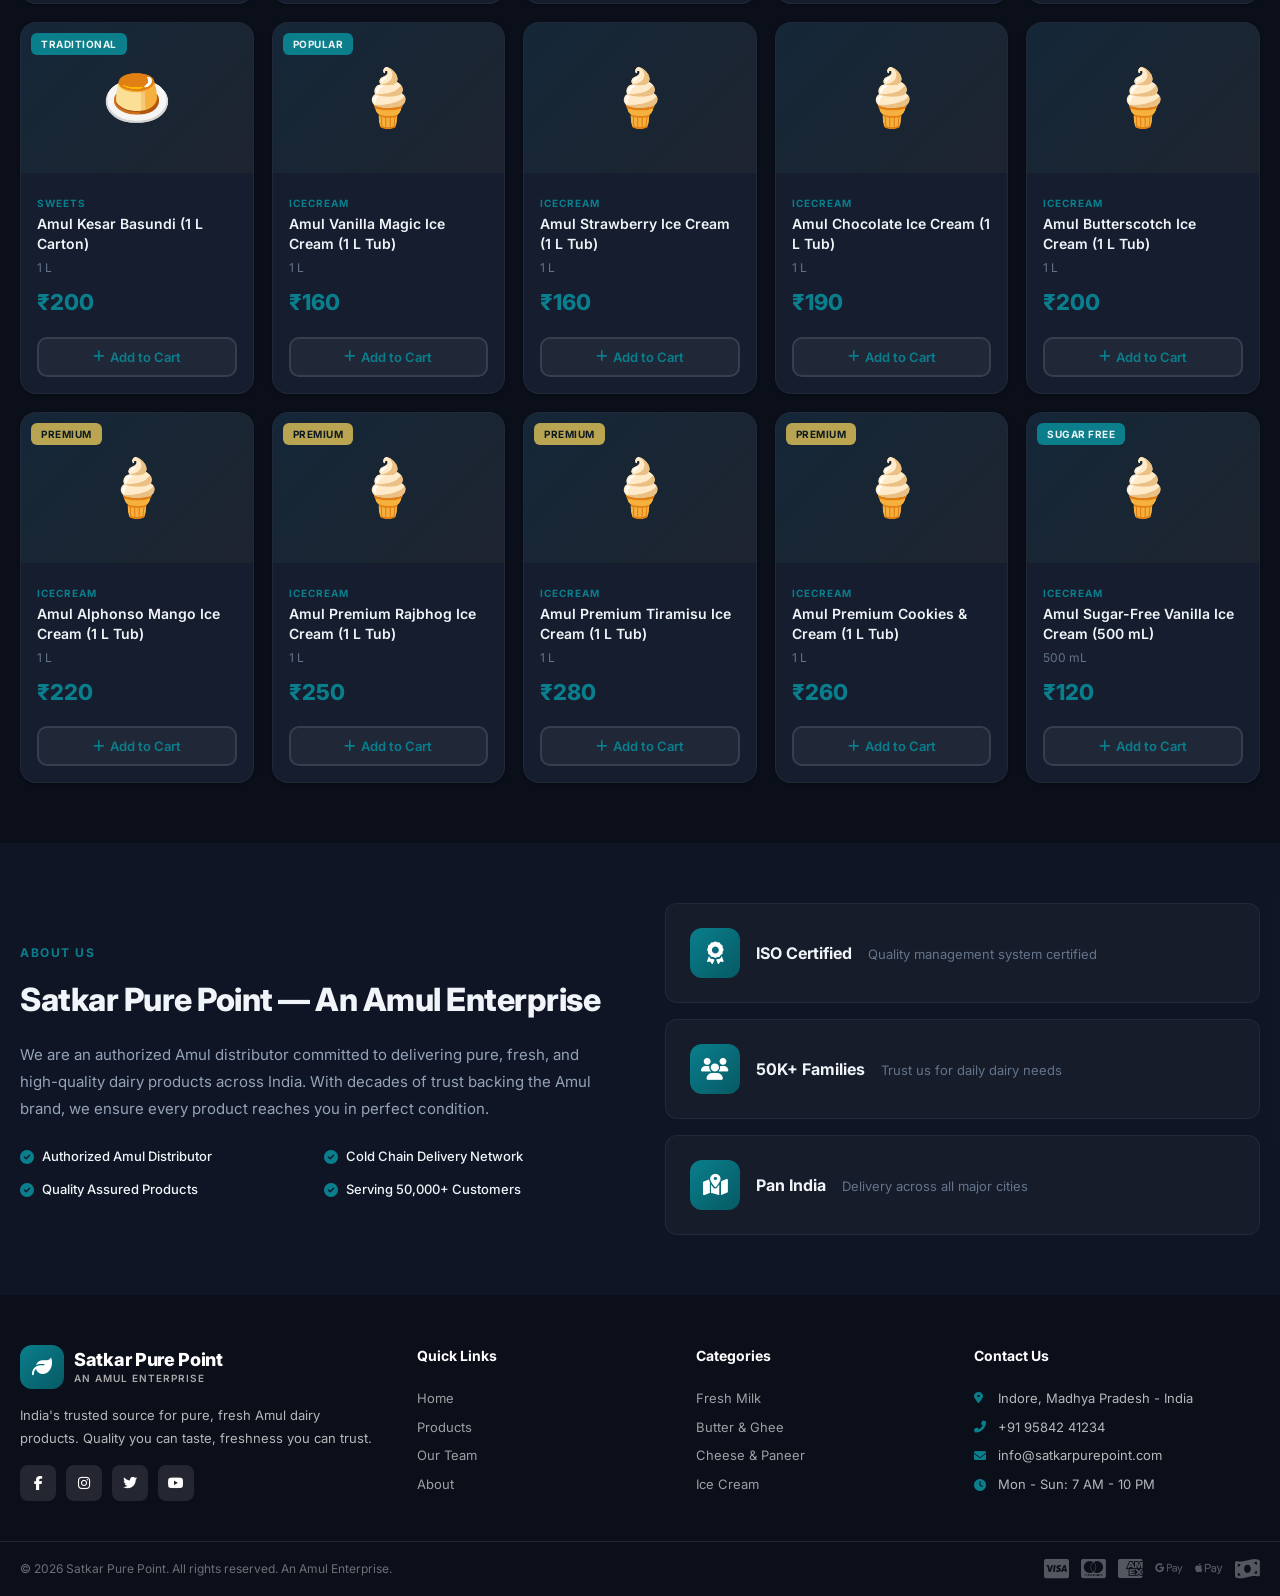
<file: checkout.html>
<!DOCTYPE html>
<html lang="en">
<head>
    <meta charset="UTF-8">
    <meta name="viewport" content="width=device-width, initial-scale=1.0">
    <title>Satkar Pure Point - Checkout</title>
    <link rel="stylesheet" href="styles.css">
    <link href="https://fonts.googleapis.com/css2?family=Inter:wght@300;400;500;600;700;800&family=Playfair+Display:wght@600;700&display=swap" rel="stylesheet">
    <link rel="stylesheet" href="https://cdnjs.cloudflare.com/ajax/libs/font-awesome/6.4.0/css/all.min.css">
    <style>
        .checkout-page { padding: 30px 0 60px; }
        .ck-header {
            background: var(--white);
            padding: 16px 0;
            border-bottom: 1px solid rgba(0,0,0,0.06);
            position: sticky;
            top: 0;
            z-index: 100;
        }
        .ck-header-inner {
            display: flex;
            align-items: center;
            justify-content: space-between;
            gap: 20px;
        }
        .ck-steps {
            display: flex;
            align-items: center;
            gap: 4px;
        }
        .ck-step {
            display: flex;
            align-items: center;
            gap: 6px;
            font-size: 12px;
            font-weight: 600;
            color: var(--gray-300);
            padding: 6px 12px;
            border-radius: 6px;
        }
        .ck-step.active { color: var(--primary); background: var(--primary-light); }
        .ck-step.done { color: var(--success); }
        .ck-step-line { width: 24px; height: 2px; background: var(--gray-300); border-radius: 1px; }
        .ck-step-line.active { background: var(--primary); }
        .ck-back {
            display: flex;
            align-items: center;
            gap: 6px;
            color: var(--gray-700);
            text-decoration: none;
            font-size: 13px;
            font-weight: 500;
        }
        .ck-back:hover { color: var(--primary); }

        .ck-grid {
            display: grid;
            grid-template-columns: 1fr 380px;
            gap: 28px;
            align-items: start;
        }
        .ck-card {
            background: var(--white);
            border-radius: var(--radius-lg);
            padding: 28px;
            box-shadow: var(--shadow-sm);
            border: 1px solid rgba(0,0,0,0.04);
        }
        .ck-card h2 {
            font-size: 18px;
            font-weight: 700;
            margin-bottom: 20px;
            display: flex;
            align-items: center;
            gap: 10px;
            color: var(--dark);
        }
        .ck-card h2 i { color: var(--primary); font-size: 18px; }
        .ck-gap { margin-top: 28px; }

        .fg { margin-bottom: 16px; }
        .fg label {
            display: block;
            font-size: 12px;
            font-weight: 600;
            margin-bottom: 5px;
            color: var(--gray-700);
        }
        .fg input, .fg select, .fg textarea {
            width: 100%;
            padding: 11px 14px;
            border: 2px solid var(--gray-300);
            border-radius: 10px;
            font-size: 14px;
            font-family: inherit;
            outline: none;
            transition: var(--transition);
            background: var(--gray-100);
        }
        .fg input:focus, .fg select:focus, .fg textarea:focus {
            border-color: var(--primary);
            background: var(--white);
            box-shadow: 0 0 0 3px rgba(13,110,58,0.08);
        }
        .fg-row { display: grid; grid-template-columns: 1fr 1fr; gap: 14px; }

        /* Slots */
        .slots { display: grid; grid-template-columns: repeat(auto-fill, minmax(170px, 1fr)); gap: 10px; }
        .slot-card { cursor: pointer; }
        .slot-card input { display: none; }
        .slot-body {
            display: flex;
            align-items: center;
            gap: 12px;
            padding: 14px;
            border: 2px solid var(--gray-300);
            border-radius: 12px;
            transition: var(--transition);
        }
        .slot-body i { font-size: 20px; color: var(--primary); }
        .slot-body strong { display: block; font-size: 13px; }
        .slot-body span { font-size: 11px; color: var(--gray-500); }
        .slot-fast {
            background: var(--accent);
            color: var(--dark);
            font-size: 9px;
            padding: 2px 6px;
            border-radius: 4px;
            font-weight: 700;
            margin-left: 4px;
        }
        .slot-card input:checked + .slot-body { border-color: var(--primary); background: var(--primary-light); }

        /* Dates */
        .dates { display: flex; gap: 8px; overflow-x: auto; padding-bottom: 4px; }
        .date-chip { flex-shrink: 0; cursor: pointer; }
        .date-chip input { display: none; }
        .date-chip span {
            display: block;
            padding: 9px 16px;
            border: 2px solid var(--gray-300);
            border-radius: 8px;
            font-size: 12px;
            font-weight: 600;
            transition: var(--transition);
            white-space: nowrap;
        }
        .date-chip input:checked + span { border-color: var(--primary); background: var(--primary); color: #fff; }

        /* Payment */
        .pay-methods { display: flex; flex-direction: column; gap: 8px; margin-bottom: 18px; }
        .pay-card {
            display: flex;
            align-items: center;
            gap: 14px;
            padding: 14px 16px;
            border: 2px solid var(--gray-300);
            border-radius: 12px;
            cursor: pointer;
            transition: var(--transition);
        }
        .pay-card input { display: none; }
        .pay-card.active { border-color: var(--primary); background: var(--primary-light); }
        .pay-icon {
            width: 40px;
            height: 40px;
            background: var(--gray-100);
            border-radius: 10px;
            display: flex;
            align-items: center;
            justify-content: center;
            font-size: 18px;
            color: var(--primary);
            flex-shrink: 0;
        }
        .pay-card strong { display: block; font-size: 13px; }
        .pay-card span { font-size: 11px; color: var(--gray-500); }

        .pay-form {
            background: var(--gray-100);
            padding: 20px;
            border-radius: 12px;
            margin-bottom: 14px;
        }
        .card-brands {
            position: absolute;
            right: 12px;
            top: 50%;
            transform: translateY(-50%);
            display: flex;
            gap: 5px;
            font-size: 18px;
            color: var(--gray-300);
        }
        .card-wrap { position: relative; }

        .bank-grid { display: grid; grid-template-columns: repeat(4, 1fr); gap: 8px; }
        .bank-opt { cursor: pointer; }
        .bank-opt input { display: none; }
        .bank-opt span {
            display: block;
            text-align: center;
            padding: 11px 8px;
            border: 2px solid var(--gray-300);
            border-radius: 8px;
            font-size: 12px;
            font-weight: 600;
            transition: var(--transition);
        }
        .bank-opt input:checked + span { border-color: var(--primary); background: var(--primary); color: #fff; }

        .wallet-grid { display: grid; grid-template-columns: 1fr 1fr; gap: 8px; }
        .wallet-opt { cursor: pointer; }
        .wallet-opt input { display: none; }
        .wallet-opt span {
            display: block;
            text-align: center;
            padding: 12px;
            border: 2px solid var(--gray-300);
            border-radius: 8px;
            font-size: 12px;
            font-weight: 600;
            transition: var(--transition);
        }
        .wallet-opt input:checked + span { border-color: var(--primary); background: var(--primary); color: #fff; }

        .cod-box {
            display: flex;
            gap: 12px;
            align-items: flex-start;
            background: var(--accent-light);
            padding: 16px;
            border-radius: 10px;
            border: 1px solid #f0d060;
        }
        .cod-box i { color: var(--accent); font-size: 18px; margin-top: 2px; }
        .cod-box p { font-size: 13px; color: var(--gray-700); line-height: 1.6; }

        .secure-bar {
            text-align: center;
            padding: 12px;
            background: var(--primary-light);
            border-radius: 10px;
            font-size: 12px;
            font-weight: 600;
            color: var(--primary);
            margin: 14px 0;
        }
        .secure-bar i { margin-right: 4px; }

        .pay-actions { display: flex; gap: 12px; }
        .btn-back {
            padding: 13px 22px;
            border: 2px solid var(--gray-300);
            background: var(--white);
            border-radius: 10px;
            font-size: 13px;
            font-weight: 600;
            cursor: pointer;
            font-family: inherit;
            transition: var(--transition);
        }
        .btn-back:hover { border-color: var(--primary); color: var(--primary); }
        .btn-continue {
            flex: 1;
            padding: 13px 24px;
            background: var(--primary);
            color: #fff;
            border: none;
            border-radius: 10px;
            font-size: 14px;
            font-weight: 700;
            cursor: pointer;
            font-family: inherit;
            display: flex;
            align-items: center;
            justify-content: center;
            gap: 8px;
            transition: var(--transition);
        }
        .btn-continue:hover { background: var(--primary-dark); }

        /* Summary Sidebar */
        .ck-summary {
            background: var(--white);
            border-radius: var(--radius-lg);
            padding: 24px;
            box-shadow: var(--shadow-sm);
            position: sticky;
            top: 90px;
            border: 1px solid rgba(0,0,0,0.04);
        }
        .ck-summary h3 { font-size: 16px; font-weight: 700; margin-bottom: 14px; padding-bottom: 12px; border-bottom: 1px solid var(--gray-100); }
        .sum-items { max-height: 280px; overflow-y: auto; margin-bottom: 14px; }
        .sum-item {
            display: flex;
            align-items: center;
            gap: 10px;
            padding: 10px 0;
            border-bottom: 1px solid var(--gray-100);
        }
        .sum-icon {
            width: 36px;
            height: 36px;
            background: var(--primary-light);
            border-radius: 8px;
            display: flex;
            align-items: center;
            justify-content: center;
            font-size: 18px;
            flex-shrink: 0;
        }
        .sum-info { flex: 1; }
        .sum-name { font-size: 12px; font-weight: 500; line-height: 1.3; }
        .sum-qty { font-size: 11px; color: var(--gray-500); }
        .sum-price { font-size: 13px; font-weight: 700; color: var(--primary); white-space: nowrap; }

        .sum-totals { border-top: 1px solid var(--gray-100); padding-top: 12px; }
        .sum-row {
            display: flex;
            justify-content: space-between;
            font-size: 13px;
            padding: 5px 0;
            color: var(--gray-700);
        }
        .sum-row.discount { color: var(--success); font-weight: 600; }
        .sum-row.total {
            font-size: 17px;
            font-weight: 800;
            color: var(--dark);
            border-top: 2px solid var(--gray-100);
            margin-top: 8px;
            padding-top: 10px;
        }
        .promo-row { display: flex; gap: 8px; margin-top: 14px; }
        .promo-row input {
            flex: 1;
            padding: 9px 12px;
            border: 2px solid var(--gray-300);
            border-radius: 8px;
            font-size: 12px;
            font-family: inherit;
            outline: none;
        }
        .promo-row input:focus { border-color: var(--primary); }
        .promo-row button {
            padding: 9px 16px;
            background: var(--dark);
            color: #fff;
            border: none;
            border-radius: 8px;
            font-size: 12px;
            font-weight: 600;
            cursor: pointer;
            font-family: inherit;
        }
        .promo-msg { font-size: 11px; margin-top: 5px; }

        /* Success */
        .success-card {
            max-width: 620px;
            margin: 0 auto;
            text-align: center;
            background: var(--white);
            border-radius: var(--radius-lg);
            padding: 40px 30px;
            box-shadow: var(--shadow-md);
        }
        .success-check {
            width: 80px;
            height: 80px;
            background: var(--primary-light);
            border-radius: 50%;
            display: flex;
            align-items: center;
            justify-content: center;
            margin: 0 auto 20px;
            font-size: 36px;
            color: var(--primary);
            animation: popIn 0.5s ease;
        }
        @keyframes popIn { 0% { transform: scale(0); } 70% { transform: scale(1.15); } 100% { transform: scale(1); } }
        .success-card h2 { font-size: 24px; font-weight: 800; margin-bottom: 6px; }
        .success-oid { font-size: 13px; color: var(--gray-500); margin-bottom: 4px; }
        .success-oid strong { color: var(--primary); }
        .success-msg { font-size: 14px; color: var(--gray-500); margin-bottom: 24px; }

        .success-grid {
            display: grid;
            grid-template-columns: 1fr 1fr;
            gap: 12px;
            margin-bottom: 28px;
            text-align: left;
        }
        .success-item {
            display: flex;
            gap: 12px;
            padding: 16px;
            background: var(--gray-100);
            border-radius: 12px;
        }
        .success-item i { font-size: 18px; color: var(--primary); margin-top: 2px; }
        .success-item strong { display: block; font-size: 12px; margin-bottom: 3px; }
        .success-item p { font-size: 12px; color: var(--gray-700); line-height: 1.4; }

        .success-btns { display: flex; gap: 10px; justify-content: center; }
        .success-btns .btn-continue { flex: none; padding: 13px 28px; }
        .btn-print {
            padding: 13px 22px;
            border: 2px solid var(--gray-300);
            background: var(--white);
            border-radius: 10px;
            font-size: 13px;
            font-weight: 600;
            cursor: pointer;
            font-family: inherit;
            display: flex;
            align-items: center;
            gap: 6px;
            transition: var(--transition);
        }
        .btn-print:hover { border-color: var(--primary); color: var(--primary); }

        @media (max-width: 900px) {
            .ck-grid { grid-template-columns: 1fr; }
            .ck-summary { position: static; }
            .ck-steps { display: none; }
            .fg-row { grid-template-columns: 1fr; }
            .slots { grid-template-columns: 1fr 1fr; }
            .bank-grid { grid-template-columns: repeat(2, 1fr); }
            .success-grid { grid-template-columns: 1fr; }
        }
    </style>
</head>
<body>

<!-- Header -->
<div class="ck-header">
    <div class="container ck-header-inner">
        <a href="index.html" class="brand">
            <div class="brand-icon"><i class="fas fa-leaf"></i></div>
            <div class="brand-text">
                <span class="brand-name">Satkar Pure Point</span>
                <span class="brand-tag">An Amul Enterprise</span>
            </div>
        </a>
        <div class="ck-steps">
            <div class="ck-step active"><i class="fas fa-shopping-cart"></i> Cart</div>
            <div class="ck-step-line active"></div>
            <div class="ck-step active" id="step2"><i class="fas fa-map-marker-alt"></i> Delivery</div>
            <div class="ck-step-line" id="stepLine2"></div>
            <div class="ck-step" id="step3"><i class="fas fa-credit-card"></i> Payment</div>
            <div class="ck-step-line" id="stepLine3"></div>
            <div class="ck-step" id="step4"><i class="fas fa-check-circle"></i> Done</div>
        </div>
        <a href="index.html" class="ck-back"><i class="fas fa-arrow-left"></i> Back to Shop</a>
    </div>
</div>

<main class="container checkout-page">

    <!-- Delivery -->
    <div id="deliverySection">
        <div class="ck-grid">
            <div>
                <div class="ck-card">
                    <h2><i class="fas fa-map-marker-alt"></i> Delivery Address</h2>
                    <form id="deliveryForm">
                        <div class="fg-row">
                            <div class="fg"><label>First Name *</label><input type="text" id="firstName" placeholder="First name" required></div>
                            <div class="fg"><label>Last Name *</label><input type="text" id="lastName" placeholder="Last name" required></div>
                        </div>
                        <div class="fg-row">
                            <div class="fg"><label>Email *</label><input type="email" id="email" placeholder="your@email.com" required></div>
                            <div class="fg"><label>Phone *</label><input type="tel" id="phone" placeholder="10-digit mobile" pattern="[0-9]{10}" required></div>
                        </div>
                        <div class="fg"><label>Address Line 1 *</label><input type="text" id="address1" placeholder="House/Flat, Building" required></div>
                        <div class="fg"><label>Address Line 2</label><input type="text" id="address2" placeholder="Street, Landmark (optional)"></div>
                        <div class="fg-row">
                            <div class="fg"><label>City *</label><input type="text" id="city" placeholder="City" required></div>
                            <div class="fg"><label>State *</label>
                                <select id="state" required>
                                    <option value="">Select State</option>
                                    <option>Andhra Pradesh</option><option>Arunachal Pradesh</option><option>Assam</option>
                                    <option>Bihar</option><option>Chhattisgarh</option><option>Goa</option>
                                    <option>Gujarat</option><option>Haryana</option><option>Himachal Pradesh</option>
                                    <option>Jharkhand</option><option>Karnataka</option><option>Kerala</option>
                                    <option>Madhya Pradesh</option><option>Maharashtra</option><option>Manipur</option>
                                    <option>Meghalaya</option><option>Mizoram</option><option>Nagaland</option>
                                    <option>Odisha</option><option>Punjab</option><option>Rajasthan</option>
                                    <option>Sikkim</option><option>Tamil Nadu</option><option>Telangana</option>
                                    <option>Tripura</option><option>Uttar Pradesh</option><option>Uttarakhand</option>
                                    <option>West Bengal</option><option>Delhi</option><option>Jammu & Kashmir</option>
                                    <option>Ladakh</option><option>Chandigarh</option>
                                </select>
                            </div>
                        </div>
                        <div class="fg-row">
                            <div class="fg"><label>PIN Code *</label><input type="text" id="pincode" placeholder="6-digit PIN" pattern="[0-9]{6}" required></div>
                            <div class="fg"><label>Country</label><input type="text" value="India" disabled></div>
                        </div>
                        <div class="fg"><label>Delivery Instructions</label><textarea id="instructions" placeholder="Leave at door, ring bell, etc." rows="2"></textarea></div>
                    </form>
                </div>

                <div class="ck-card ck-gap">
                    <h2><i class="fas fa-clock"></i> Delivery Slot</h2>
                    <div class="slots" id="deliverySlots">
                        <label class="slot-card"><input type="radio" name="slot" value="morning" checked><div class="slot-body"><i class="fas fa-sun"></i><div><strong>Morning</strong><span>8 AM - 12 PM</span></div></div></label>
                        <label class="slot-card"><input type="radio" name="slot" value="afternoon"><div class="slot-body"><i class="fas fa-cloud-sun"></i><div><strong>Afternoon</strong><span>12 PM - 5 PM</span></div></div></label>
                        <label class="slot-card"><input type="radio" name="slot" value="evening"><div class="slot-body"><i class="fas fa-moon"></i><div><strong>Evening</strong><span>5 PM - 9 PM</span></div></div></label>
                        <label class="slot-card"><input type="radio" name="slot" value="express"><div class="slot-body"><i class="fas fa-bolt"></i><div><strong>Express</strong><span>Within 2 Hours<span class="slot-fast">+₹49</span></span></div></div></label>
                    </div>
                </div>

                <div class="ck-card ck-gap">
                    <h2><i class="fas fa-calendar-alt"></i> Delivery Date</h2>
                    <div class="dates" id="dateOptions"></div>
                </div>

                <button type="button" class="btn-continue ck-gap" id="toPayment" style="width:100%">
                    Continue to Payment <i class="fas fa-arrow-right"></i>
                </button>
            </div>

            <div class="ck-summary">
                <h3>Order Summary</h3>
                <div class="sum-items" id="summaryItems"></div>
                <div class="sum-totals">
                    <div class="sum-row"><span>Subtotal</span><span id="subtotal">₹0</span></div>
                    <div class="sum-row"><span>Delivery</span><span id="deliveryFee">FREE</span></div>
                    <div class="sum-row"><span>GST (5%)</span><span id="gst">₹0</span></div>
                    <div class="sum-row discount" id="discountRow" style="display:none"><span>Discount</span><span id="discountAmt">-₹0</span></div>
                    <div class="sum-row total"><span>Total</span><span id="finalTotal">₹0</span></div>
                </div>
                <div class="promo-row">
                    <input type="text" id="promoInput" placeholder="Promo code">
                    <button id="applyPromo">Apply</button>
                </div>
                <p class="promo-msg" id="promoMsg"></p>
            </div>
        </div>
    </div>

    <!-- Payment -->
    <div id="paymentSection" style="display:none;">
        <div class="ck-grid">
            <div>
                <div class="ck-card">
                    <h2><i class="fas fa-credit-card"></i> Payment Method</h2>
                    <div class="pay-methods">
                        <label class="pay-card active" data-method="upi"><input type="radio" name="payment" value="upi" checked><div class="pay-icon"><i class="fas fa-mobile-alt"></i></div><div><strong>UPI</strong><span>Google Pay, PhonePe, Paytm</span></div></label>
                        <label class="pay-card" data-method="card"><input type="radio" name="payment" value="card"><div class="pay-icon"><i class="fas fa-credit-card"></i></div><div><strong>Credit / Debit Card</strong><span>Visa, Mastercard, RuPay</span></div></label>
                        <label class="pay-card" data-method="netbanking"><input type="radio" name="payment" value="netbanking"><div class="pay-icon"><i class="fas fa-university"></i></div><div><strong>Net Banking</strong><span>All major banks</span></div></label>
                        <label class="pay-card" data-method="wallet"><input type="radio" name="payment" value="wallet"><div class="pay-icon"><i class="fas fa-wallet"></i></div><div><strong>Wallet</strong><span>Paytm, Amazon Pay</span></div></label>
                        <label class="pay-card" data-method="cod"><input type="radio" name="payment" value="cod"><div class="pay-icon"><i class="fas fa-money-bill-wave"></i></div><div><strong>Cash on Delivery</strong><span>Pay when you receive</span></div></label>
                    </div>

                    <div class="pay-form" id="upiForm">
                        <div class="fg"><label>UPI ID</label><input type="text" id="upiId" placeholder="yourname@upi"></div>
                        <p style="font-size:12px;color:var(--gray-500);margin-top:6px"><i class="fas fa-info-circle"></i> Payment request will be sent to your UPI app</p>
                    </div>

                    <div class="pay-form" id="cardForm" style="display:none">
                        <div class="fg"><label>Card Number</label><div class="card-wrap"><input type="text" id="cardNumber" placeholder="1234 5678 9012 3456" maxlength="19"><div class="card-brands"><i class="fab fa-cc-visa"></i><i class="fab fa-cc-mastercard"></i><i class="fab fa-cc-amex"></i></div></div></div>
                        <div class="fg"><label>Cardholder Name</label><input type="text" id="cardName" placeholder="Name on card"></div>
                        <div class="fg-row">
                            <div class="fg"><label>Expiry</label><input type="text" id="cardExpiry" placeholder="MM/YY" maxlength="5"></div>
                            <div class="fg"><label>CVV</label><input type="password" id="cardCvv" placeholder="***" maxlength="3"></div>
                        </div>
                    </div>

                    <div class="pay-form" id="netbankingForm" style="display:none">
                        <div class="bank-grid">
                            <label class="bank-opt"><input type="radio" name="bank" value="sbi"><span>SBI</span></label>
                            <label class="bank-opt"><input type="radio" name="bank" value="hdfc"><span>HDFC</span></label>
                            <label class="bank-opt"><input type="radio" name="bank" value="icici"><span>ICICI</span></label>
                            <label class="bank-opt"><input type="radio" name="bank" value="axis"><span>Axis</span></label>
                            <label class="bank-opt"><input type="radio" name="bank" value="kotak"><span>Kotak</span></label>
                            <label class="bank-opt"><input type="radio" name="bank" value="pnb"><span>PNB</span></label>
                            <label class="bank-opt"><input type="radio" name="bank" value="bob"><span>BoB</span></label>
                            <label class="bank-opt"><input type="radio" name="bank" value="idbi"><span>IDBI</span></label>
                        </div>
                    </div>

                    <div class="pay-form" id="walletForm" style="display:none">
                        <div class="wallet-grid">
                            <label class="wallet-opt"><input type="radio" name="wallet" value="paytm" checked><span>Paytm</span></label>
                            <label class="wallet-opt"><input type="radio" name="wallet" value="amazonpay"><span>Amazon Pay</span></label>
                            <label class="wallet-opt"><input type="radio" name="wallet" value="mobikwik"><span>MobiKwik</span></label>
                            <label class="wallet-opt"><input type="radio" name="wallet" value="freecharge"><span>Freecharge</span></label>
                        </div>
                    </div>

                    <div class="pay-form" id="codForm" style="display:none">
                        <div class="cod-box"><i class="fas fa-info-circle"></i><p>Pay cash on delivery. ₹25 COD charges apply. Please keep exact change ready.</p></div>
                    </div>

                    <div class="secure-bar"><i class="fas fa-lock"></i> 100% secure & encrypted payment</div>

                    <div class="pay-actions">
                        <button type="button" class="btn-back" id="backToDelivery"><i class="fas fa-arrow-left"></i> Back</button>
                        <button type="button" class="btn-continue" id="placeOrder">Place Order <i class="fas fa-check-circle"></i></button>
                    </div>
                </div>
            </div>

            <div class="ck-summary">
                <h3>Order Summary</h3>
                <div class="sum-items" id="summaryItems2"></div>
                <div class="sum-totals">
                    <div class="sum-row"><span>Subtotal</span><span id="subtotal2">₹0</span></div>
                    <div class="sum-row"><span>Delivery</span><span id="deliveryFee2">FREE</span></div>
                    <div class="sum-row"><span>GST (5%)</span><span id="gst2">₹0</span></div>
                    <div class="sum-row discount" id="discountRow2" style="display:none"><span>Discount</span><span id="discountAmt2">-₹0</span></div>
                    <div class="sum-row total"><span>Total</span><span id="finalTotal2">₹0</span></div>
                </div>
            </div>
        </div>
    </div>

    <!-- Success -->
    <div id="successSection" style="display:none;">
        <div class="success-card">
            <div class="success-check"><i class="fas fa-check"></i></div>
            <h2>Order Placed Successfully!</h2>
            <p class="success-oid">Order ID: <strong id="orderId"></strong></p>
            <p class="success-msg">Thank you for shopping with Satkar Pure Point!</p>
            <div class="success-grid">
                <div class="success-item"><i class="fas fa-map-marker-alt"></i><div><strong>Delivery Address</strong><p id="successAddress"></p></div></div>
                <div class="success-item"><i class="fas fa-clock"></i><div><strong>Estimated Delivery</strong><p id="successDelivery"></p></div></div>
                <div class="success-item"><i class="fas fa-credit-card"></i><div><strong>Payment Method</strong><p id="successPayment"></p></div></div>
                <div class="success-item"><i class="fas fa-receipt"></i><div><strong>Total Amount</strong><p id="successTotal"></p></div></div>
            </div>
            <div class="success-btns">
                <a href="index.html" class="btn-continue"><i class="fas fa-shopping-bag"></i> Continue Shopping</a>
                <button class="btn-print" onclick="window.print()"><i class="fas fa-print"></i> Print Receipt</button>
            </div>
        </div>
    </div>
</main>

<script src="checkout.js"></script>
</body>
</html>
</file>
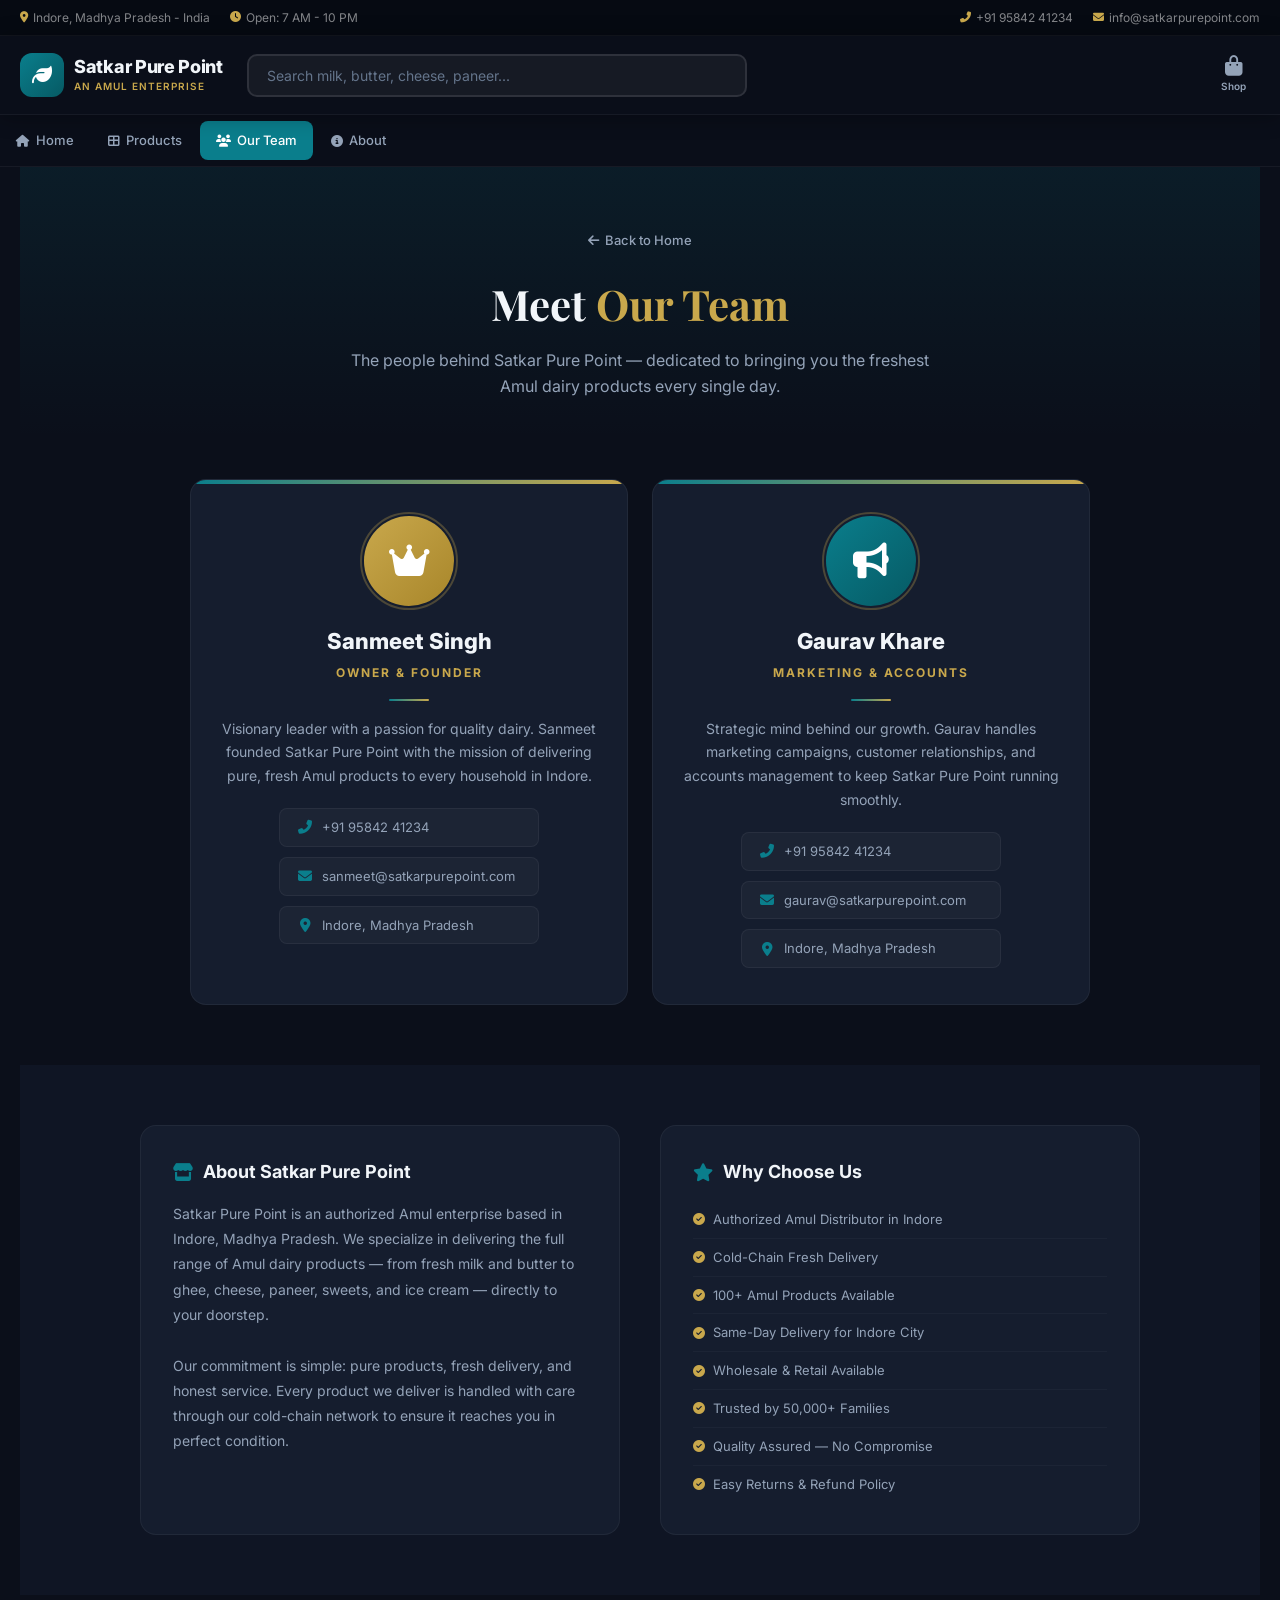
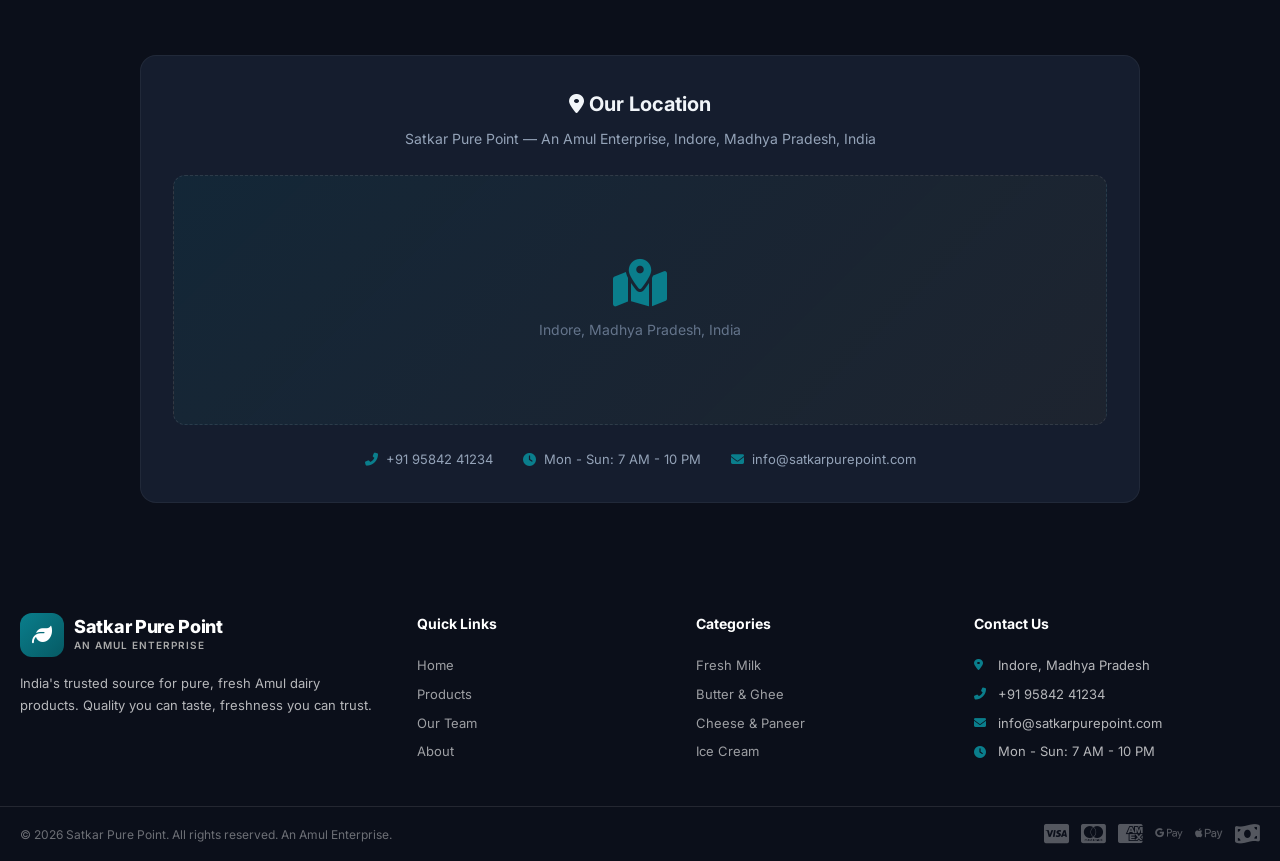
<file: directory.html>
<!DOCTYPE html>
<html lang="en">
<head>
    <meta charset="UTF-8">
    <meta name="viewport" content="width=device-width, initial-scale=1.0">
    <title>Satkar Pure Point - Our Team</title>
    <link rel="stylesheet" href="styles.css">
    <link href="https://fonts.googleapis.com/css2?family=Inter:wght@300;400;500;600;700;800&family=Playfair+Display:wght@600;700&display=swap" rel="stylesheet">
    <link rel="stylesheet" href="https://cdnjs.cloudflare.com/ajax/libs/font-awesome/6.4.0/css/all.min.css">
    <style>
        .dir-hero {
            padding: 60px 0 40px;
            text-align: center;
            position: relative;
        }
        .dir-hero::before {
            content: '';
            position: absolute;
            inset: 0;
            background: linear-gradient(180deg, rgba(10,126,140,0.12) 0%, transparent 100%);
        }
        .dir-hero-content { position: relative; z-index: 2; }
        .dir-hero h1 {
            font-family: 'Playfair Display', serif;
            font-size: 42px;
            font-weight: 700;
            color: var(--white);
            margin-bottom: 10px;
        }
        .dir-hero h1 span { color: var(--accent); }
        .dir-hero p {
            font-size: 16px;
            color: var(--gray-700);
            max-width: 600px;
            margin: 0 auto;
        }

        .team-section {
            padding: 40px 0 60px;
        }
        .team-grid {
            display: grid;
            grid-template-columns: repeat(auto-fit, minmax(320px, 1fr));
            gap: 24px;
            max-width: 900px;
            margin: 0 auto;
        }
        .team-card {
            background: var(--card-bg);
            border-radius: var(--radius-lg);
            padding: 36px 28px;
            text-align: center;
            border: 1px solid rgba(255,255,255,0.05);
            transition: var(--transition);
            position: relative;
            overflow: hidden;
        }
        .team-card::before {
            content: '';
            position: absolute;
            top: 0;
            left: 0;
            right: 0;
            height: 4px;
            background: linear-gradient(90deg, var(--primary), var(--accent));
        }
        .team-card:hover {
            transform: translateY(-6px);
            box-shadow: 0 12px 40px rgba(10,126,140,0.2);
            border-color: rgba(10,126,140,0.3);
        }
        .team-avatar {
            width: 90px;
            height: 90px;
            border-radius: 50%;
            margin: 0 auto 18px;
            display: flex;
            align-items: center;
            justify-content: center;
            font-size: 36px;
            color: #fff;
            position: relative;
        }
        .team-avatar.owner {
            background: linear-gradient(135deg, var(--accent), #a8862a);
        }
        .team-avatar.marketing {
            background: linear-gradient(135deg, var(--primary), var(--primary-dark));
        }
        .team-avatar-ring {
            position: absolute;
            inset: -4px;
            border-radius: 50%;
            border: 2px solid rgba(201,168,76,0.3);
        }
        .team-name {
            font-size: 22px;
            font-weight: 800;
            color: var(--white);
            margin-bottom: 4px;
        }
        .team-role {
            font-size: 12px;
            font-weight: 700;
            color: var(--accent);
            text-transform: uppercase;
            letter-spacing: 2px;
            margin-bottom: 16px;
        }
        .team-divider {
            width: 40px;
            height: 2px;
            background: linear-gradient(90deg, var(--primary), var(--accent));
            margin: 0 auto 16px;
            border-radius: 1px;
        }
        .team-desc {
            font-size: 14px;
            color: var(--gray-700);
            line-height: 1.7;
            margin-bottom: 20px;
        }
        .team-contact {
            display: flex;
            flex-direction: column;
            gap: 10px;
            align-items: center;
        }
        .team-contact-item {
            display: flex;
            align-items: center;
            gap: 8px;
            font-size: 13px;
            color: var(--gray-700);
            padding: 8px 16px;
            background: rgba(255,255,255,0.03);
            border-radius: 8px;
            border: 1px solid rgba(255,255,255,0.05);
            width: 100%;
            max-width: 260px;
            transition: var(--transition);
        }
        .team-contact-item:hover {
            border-color: var(--primary);
            background: rgba(10,126,140,0.08);
        }
        .team-contact-item i {
            color: var(--primary);
            font-size: 14px;
            width: 18px;
            text-align: center;
        }
        .team-contact-item a {
            color: var(--gray-700);
            text-decoration: none;
        }
        .team-contact-item a:hover { color: var(--primary); }

        .about-full {
            padding: 60px 0;
            background: rgba(21, 29, 46, 0.5);
        }
        .about-full-grid {
            display: grid;
            grid-template-columns: 1fr 1fr;
            gap: 40px;
            max-width: 1000px;
            margin: 0 auto;
        }
        .about-full-card {
            background: var(--card-bg);
            border-radius: var(--radius-lg);
            padding: 32px;
            border: 1px solid rgba(255,255,255,0.05);
        }
        .about-full-card h3 {
            font-size: 18px;
            font-weight: 700;
            color: var(--white);
            margin-bottom: 14px;
            display: flex;
            align-items: center;
            gap: 10px;
        }
        .about-full-card h3 i { color: var(--primary); }
        .about-full-card p {
            font-size: 14px;
            color: var(--gray-700);
            line-height: 1.8;
        }
        .about-full-card ul {
            list-style: none;
            padding: 0;
        }
        .about-full-card ul li {
            padding: 8px 0;
            border-bottom: 1px solid rgba(255,255,255,0.03);
            font-size: 13px;
            color: var(--gray-700);
            display: flex;
            align-items: center;
            gap: 8px;
        }
        .about-full-card ul li:last-child { border-bottom: none; }
        .about-full-card ul li i { color: var(--accent); font-size: 12px; }

        .map-section {
            padding: 60px 0;
        }
        .map-card {
            background: var(--card-bg);
            border-radius: var(--radius-lg);
            padding: 32px;
            border: 1px solid rgba(255,255,255,0.05);
            max-width: 1000px;
            margin: 0 auto;
            text-align: center;
        }
        .map-card h3 {
            font-size: 20px;
            font-weight: 700;
            color: var(--white);
            margin-bottom: 8px;
        }
        .map-card p {
            font-size: 14px;
            color: var(--gray-700);
            margin-bottom: 24px;
        }
        .map-placeholder {
            width: 100%;
            height: 250px;
            background: linear-gradient(135deg, rgba(10,126,140,0.1), rgba(201,168,76,0.05));
            border-radius: 12px;
            display: flex;
            flex-direction: column;
            align-items: center;
            justify-content: center;
            gap: 12px;
            border: 1px dashed rgba(255,255,255,0.1);
        }
        .map-placeholder i { font-size: 48px; color: var(--primary); }
        .map-placeholder span { font-size: 14px; color: var(--gray-500); }
        .map-info {
            display: flex;
            justify-content: center;
            gap: 30px;
            margin-top: 24px;
            flex-wrap: wrap;
        }
        .map-info-item {
            display: flex;
            align-items: center;
            gap: 8px;
            font-size: 13px;
            color: var(--gray-700);
        }
        .map-info-item i { color: var(--primary); }

        .back-btn {
            display: inline-flex;
            align-items: center;
            gap: 6px;
            color: var(--gray-700);
            text-decoration: none;
            font-size: 13px;
            font-weight: 500;
            margin-bottom: 20px;
            transition: var(--transition);
        }
        .back-btn:hover { color: var(--primary); }

        @media (max-width: 768px) {
            .dir-hero h1 { font-size: 30px; }
            .team-grid { grid-template-columns: 1fr; }
            .about-full-grid { grid-template-columns: 1fr; }
        }
    </style>
</head>
<body>

<!-- Top Bar -->
<div class="topbar">
    <div class="container topbar-inner">
        <div class="topbar-left">
            <span><i class="fas fa-map-marker-alt"></i> Indore, Madhya Pradesh - India</span>
            <span><i class="fas fa-clock"></i> Open: 7 AM - 10 PM</span>
        </div>
        <div class="topbar-right">
            <span><i class="fas fa-phone-alt"></i> +91 95842 41234</span>
            <span><i class="fas fa-envelope"></i> info@satkarpurepoint.com</span>
        </div>
    </div>
</div>

<!-- Header -->
<header class="header">
    <div class="container header-inner">
        <a href="index.html" class="brand">
            <div class="brand-icon"><i class="fas fa-leaf"></i></div>
            <div class="brand-text">
                <span class="brand-name">Satkar Pure Point</span>
                <span class="brand-tag">An Amul Enterprise</span>
            </div>
        </a>
        <div class="header-search">
            <input type="text" placeholder="Search milk, butter, cheese, paneer..." disabled>
        </div>
        <div class="header-actions">
            <a href="index.html" class="header-action" style="text-decoration:none">
                <i class="fas fa-shopping-bag"></i>
                <span class="header-action-label">Shop</span>
            </a>
        </div>
    </div>
</header>

<!-- Navigation -->
<nav class="main-nav">
    <div class="container nav-scroll">
        <a href="index.html" class="nav-item" style="text-decoration:none"><i class="fas fa-home"></i> Home</a>
        <a href="index.html#products" class="nav-item" style="text-decoration:none"><i class="fas fa-th-large"></i> Products</a>
        <a href="directory.html" class="nav-item active" style="text-decoration:none"><i class="fas fa-users"></i> Our Team</a>
        <a href="index.html#about" class="nav-item" style="text-decoration:none"><i class="fas fa-info-circle"></i> About</a>
    </div>
</nav>

<main class="container">

    <!-- Hero -->
    <section class="dir-hero">
        <div class="dir-hero-content">
            <a href="index.html" class="back-btn"><i class="fas fa-arrow-left"></i> Back to Home</a>
            <h1>Meet <span>Our Team</span></h1>
            <p>The people behind Satkar Pure Point — dedicated to bringing you the freshest Amul dairy products every single day.</p>
        </div>
    </section>

    <!-- Team Cards -->
    <section class="team-section">
        <div class="team-grid">

            <!-- Owner -->
            <div class="team-card">
                <div class="team-avatar owner">
                    <div class="team-avatar-ring"></div>
                    <i class="fas fa-crown"></i>
                </div>
                <h3 class="team-name">Sanmeet Singh</h3>
                <p class="team-role">Owner & Founder</p>
                <div class="team-divider"></div>
                <p class="team-desc">Visionary leader with a passion for quality dairy. Sanmeet founded Satkar Pure Point with the mission of delivering pure, fresh Amul products to every household in Indore.</p>
                <div class="team-contact">
                    <div class="team-contact-item">
                        <i class="fas fa-phone-alt"></i>
                        <a href="tel:+919584241234">+91 95842 41234</a>
                    </div>
                    <div class="team-contact-item">
                        <i class="fas fa-envelope"></i>
                        <a href="mailto:sanmeet@satkarpurepoint.com">sanmeet@satkarpurepoint.com</a>
                    </div>
                    <div class="team-contact-item">
                        <i class="fas fa-map-marker-alt"></i>
                        Indore, Madhya Pradesh
                    </div>
                </div>
            </div>

            <!-- Marketing -->
            <div class="team-card">
                <div class="team-avatar marketing">
                    <div class="team-avatar-ring"></div>
                    <i class="fas fa-bullhorn"></i>
                </div>
                <h3 class="team-name">Gaurav Khare</h3>
                <p class="team-role">Marketing & Accounts</p>
                <div class="team-divider"></div>
                <p class="team-desc">Strategic mind behind our growth. Gaurav handles marketing campaigns, customer relationships, and accounts management to keep Satkar Pure Point running smoothly.</p>
                <div class="team-contact">
                    <div class="team-contact-item">
                        <i class="fas fa-phone-alt"></i>
                        <a href="tel:+919584241234">+91 95842 41234</a>
                    </div>
                    <div class="team-contact-item">
                        <i class="fas fa-envelope"></i>
                        <a href="mailto:gaurav@satkarpurepoint.com">gaurav@satkarpurepoint.com</a>
                    </div>
                    <div class="team-contact-item">
                        <i class="fas fa-map-marker-alt"></i>
                        Indore, Madhya Pradesh
                    </div>
                </div>
            </div>

        </div>
    </section>

    <!-- About Full -->
    <section class="about-full">
        <div class="about-full-grid">
            <div class="about-full-card">
                <h3><i class="fas fa-store"></i> About Satkar Pure Point</h3>
                <p>Satkar Pure Point is an authorized Amul enterprise based in Indore, Madhya Pradesh. We specialize in delivering the full range of Amul dairy products — from fresh milk and butter to ghee, cheese, paneer, sweets, and ice cream — directly to your doorstep.</p>
                <br>
                <p>Our commitment is simple: pure products, fresh delivery, and honest service. Every product we deliver is handled with care through our cold-chain network to ensure it reaches you in perfect condition.</p>
            </div>
            <div class="about-full-card">
                <h3><i class="fas fa-star"></i> Why Choose Us</h3>
                <ul>
                    <li><i class="fas fa-check-circle"></i> Authorized Amul Distributor in Indore</li>
                    <li><i class="fas fa-check-circle"></i> Cold-Chain Fresh Delivery</li>
                    <li><i class="fas fa-check-circle"></i> 100+ Amul Products Available</li>
                    <li><i class="fas fa-check-circle"></i> Same-Day Delivery for Indore City</li>
                    <li><i class="fas fa-check-circle"></i> Wholesale & Retail Available</li>
                    <li><i class="fas fa-check-circle"></i> Trusted by 50,000+ Families</li>
                    <li><i class="fas fa-check-circle"></i> Quality Assured — No Compromise</li>
                    <li><i class="fas fa-check-circle"></i> Easy Returns & Refund Policy</li>
                </ul>
            </div>
        </div>
    </section>

    <!-- Location -->
    <section class="map-section">
        <div class="map-card">
            <h3><i class="fas fa-map-marker-alt"></i> Our Location</h3>
            <p>Satkar Pure Point — An Amul Enterprise, Indore, Madhya Pradesh, India</p>
            <div class="map-placeholder">
                <i class="fas fa-map-marked-alt"></i>
                <span>Indore, Madhya Pradesh, India</span>
            </div>
            <div class="map-info">
                <div class="map-info-item"><i class="fas fa-phone-alt"></i> +91 95842 41234</div>
                <div class="map-info-item"><i class="fas fa-clock"></i> Mon - Sun: 7 AM - 10 PM</div>
                <div class="map-info-item"><i class="fas fa-envelope"></i> info@satkarpurepoint.com</div>
            </div>
        </div>
    </section>

</main>

<!-- Footer -->
<footer class="site-footer">
    <div class="container footer-grid">
        <div class="footer-brand">
            <div class="brand" style="margin-bottom:15px">
                <div class="brand-icon"><i class="fas fa-leaf"></i></div>
                <div class="brand-text">
                    <span class="brand-name" style="color:#fff">Satkar Pure Point</span>
                    <span class="brand-tag" style="color:#aaa">An Amul Enterprise</span>
                </div>
            </div>
            <p>India's trusted source for pure, fresh Amul dairy products. Quality you can taste, freshness you can trust.</p>
        </div>
        <div class="footer-links">
            <h4>Quick Links</h4>
            <a href="index.html">Home</a>
            <a href="index.html#products">Products</a>
            <a href="directory.html">Our Team</a>
            <a href="index.html#about">About</a>
        </div>
        <div class="footer-links">
            <h4>Categories</h4>
            <a href="index.html">Fresh Milk</a>
            <a href="index.html">Butter & Ghee</a>
            <a href="index.html">Cheese & Paneer</a>
            <a href="index.html">Ice Cream</a>
        </div>
        <div class="footer-contact">
            <h4>Contact Us</h4>
            <p><i class="fas fa-map-marker-alt"></i> Indore, Madhya Pradesh</p>
            <p><i class="fas fa-phone-alt"></i> +91 95842 41234</p>
            <p><i class="fas fa-envelope"></i> info@satkarpurepoint.com</p>
            <p><i class="fas fa-clock"></i> Mon - Sun: 7 AM - 10 PM</p>
        </div>
    </div>
    <div class="footer-bottom">
        <div class="container footer-bottom-inner">
            <p>&copy; 2026 Satkar Pure Point. All rights reserved. An Amul Enterprise.</p>
            <div class="footer-payments">
                <i class="fab fa-cc-visa"></i>
                <i class="fab fa-cc-mastercard"></i>
                <i class="fab fa-cc-amex"></i>
                <i class="fab fa-google-pay"></i>
                <i class="fab fa-apple-pay"></i>
                <i class="fas fa-money-bill-wave"></i>
            </div>
        </div>
    </div>
</footer>

</body>
</html>
</file>
<file: styles.css>
*, *::before, *::after { margin: 0; padding: 0; box-sizing: border-box; }

:root {
    --primary: #0a7e8c;
    --primary-dark: #065a64;
    --primary-light: #e0f4f4;
    --accent: #c9a84c;
    --accent-light: #fdf6e3;
    --dark: #0b0f1a;
    --dark-2: #111827;
    --gray-900: #0f172a;
    --gray-700: #94a3b8;
    --gray-500: #64748b;
    --gray-300: #334155;
    --gray-100: #1e293b;
    --white: #f1f5f9;
    --card-bg: #151d2e;
    --danger: #ef4444;
    --success: #10b981;
    --shadow-sm: 0 1px 3px rgba(0,0,0,0.3);
    --shadow-md: 0 4px 14px rgba(0,0,0,0.4);
    --shadow-lg: 0 10px 30px rgba(0,0,0,0.5);
    --shadow-xl: 0 20px 50px rgba(0,0,0,0.6);
    --radius: 12px;
    --radius-lg: 16px;
    --transition: all 0.3s cubic-bezier(0.4, 0, 0.2, 1);
}

body {
    font-family: 'Inter', -apple-system, BlinkMacSystemFont, sans-serif;
    background: var(--dark);
    color: var(--white);
    line-height: 1.6;
    -webkit-font-smoothing: antialiased;
}

.container { max-width: 1280px; margin: 0 auto; padding: 0 20px; }

/* ═══ TOPBAR ═══ */
.topbar {
    background: #060a12;
    color: rgba(255,255,255,0.5);
    font-size: 12px;
    padding: 8px 0;
    border-bottom: 1px solid rgba(255,255,255,0.05);
}
.topbar-inner { display: flex; justify-content: space-between; align-items: center; }
.topbar-left, .topbar-right { display: flex; gap: 20px; }
.topbar span { display: flex; align-items: center; gap: 5px; }
.topbar i { color: var(--accent); font-size: 11px; }

/* ═══ HEADER ═══ */
.header {
    background: rgba(11, 15, 26, 0.95);
    backdrop-filter: blur(20px);
    padding: 12px 0;
    position: sticky;
    top: 0;
    z-index: 100;
    box-shadow: 0 2px 20px rgba(0,0,0,0.3);
    border-bottom: 1px solid rgba(255,255,255,0.05);
}
.header-inner {
    display: flex;
    align-items: center;
    gap: 24px;
}
.brand {
    display: flex;
    align-items: center;
    gap: 10px;
    text-decoration: none;
    flex-shrink: 0;
}
.brand-icon {
    width: 44px;
    height: 44px;
    background: linear-gradient(135deg, var(--primary), var(--primary-dark));
    border-radius: 12px;
    display: flex;
    align-items: center;
    justify-content: center;
    color: #fff;
    font-size: 20px;
}
.brand-text { display: flex; flex-direction: column; }
.brand-name {
    font-size: 18px;
    font-weight: 800;
    color: var(--white);
    line-height: 1.2;
    letter-spacing: -0.3px;
}
.brand-tag {
    font-size: 10px;
    color: var(--accent);
    font-weight: 600;
    text-transform: uppercase;
    letter-spacing: 1px;
}

.header-search {
    flex: 1;
    max-width: 500px;
    display: flex;
    position: relative;
}
.header-search input {
    width: 100%;
    padding: 11px 48px 11px 18px;
    border: 2px solid rgba(255,255,255,0.1);
    border-radius: 10px;
    font-size: 14px;
    font-family: inherit;
    outline: none;
    transition: var(--transition);
    background: rgba(255,255,255,0.05);
    color: var(--white);
}
.header-search input::placeholder { color: var(--gray-500); }
.header-search input:focus { border-color: var(--primary); background: rgba(255,255,255,0.08); box-shadow: 0 0 0 3px rgba(10,126,140,0.2); }
.header-search button {
    position: absolute;
    right: 4px;
    top: 4px;
    bottom: 4px;
    width: 38px;
    background: var(--primary);
    color: #fff;
    border: none;
    border-radius: 8px;
    cursor: pointer;
    font-size: 14px;
    transition: var(--transition);
}
.header-search button:hover { background: var(--primary-dark); }

.header-actions { display: flex; gap: 8px; margin-left: auto; }
.header-action {
    position: relative;
    display: flex;
    flex-direction: column;
    align-items: center;
    gap: 2px;
    padding: 8px 14px;
    border-radius: 10px;
    cursor: pointer;
    transition: var(--transition);
    color: var(--gray-700);
}
.header-action:hover { background: rgba(10,126,140,0.15); color: var(--primary); }
.header-action i { font-size: 20px; }
.header-action-label { font-size: 10px; font-weight: 600; }
.cart-badge {
    position: absolute;
    top: 2px;
    right: 8px;
    background: var(--danger);
    color: #fff;
    font-size: 10px;
    font-weight: 700;
    min-width: 18px;
    height: 18px;
    border-radius: 9px;
    display: flex;
    align-items: center;
    justify-content: center;
    padding: 0 4px;
}

/* ═══ NAVIGATION ═══ */
.main-nav {
    background: rgba(11, 15, 26, 0.9);
    backdrop-filter: blur(20px);
    border-bottom: 1px solid rgba(255,255,255,0.05);
    position: sticky;
    top: 68px;
    z-index: 90;
}
.nav-scroll {
    display: flex;
    gap: 2px;
    overflow-x: auto;
    scrollbar-width: none;
    padding: 6px 0;
}
.nav-scroll::-webkit-scrollbar { display: none; }
.nav-item {
    display: flex;
    align-items: center;
    gap: 6px;
    padding: 9px 16px;
    border: none;
    background: transparent;
    color: var(--gray-700);
    font-size: 13px;
    font-weight: 500;
    font-family: inherit;
    border-radius: 8px;
    cursor: pointer;
    white-space: nowrap;
    transition: var(--transition);
}
.nav-item:hover { background: rgba(10,126,140,0.15); color: var(--primary); }
.nav-item.active { background: var(--primary); color: #fff; }
.nav-item i { font-size: 12px; }

/* ═══ HERO ═══ */
.hero {
    position: relative;
    padding: 80px 0 60px;
    overflow: hidden;
}
.hero-bg {
    position: absolute;
    inset: 0;
    background: linear-gradient(135deg, #060a12 0%, #0a1628 30%, #0d1f3c 60%, #091a2a 100%);
}
.hero-bg::after {
    content: '';
    position: absolute;
    inset: 0;
    background: 
        radial-gradient(ellipse at 20% 50%, rgba(10,126,140,0.15) 0%, transparent 50%),
        radial-gradient(ellipse at 80% 20%, rgba(201,168,76,0.08) 0%, transparent 40%),
        radial-gradient(ellipse at 50% 80%, rgba(10,126,140,0.1) 0%, transparent 50%);
}
.hero-content { position: relative; z-index: 2; text-align: center; max-width: 700px; margin: 0 auto; }
.hero-badge {
    display: inline-flex;
    align-items: center;
    gap: 6px;
    background: rgba(10,126,140,0.2);
    backdrop-filter: blur(10px);
    color: var(--accent);
    padding: 6px 16px;
    border-radius: 20px;
    font-size: 12px;
    font-weight: 600;
    margin-bottom: 20px;
    border: 1px solid rgba(201,168,76,0.3);
}
.hero h1 {
    font-family: 'Playfair Display', serif;
    font-size: 52px;
    font-weight: 700;
    color: #fff;
    line-height: 1.15;
    margin-bottom: 16px;
}
.hero h1 span { color: var(--accent); }
.hero p {
    font-size: 17px;
    color: rgba(255,255,255,0.8);
    margin-bottom: 30px;
    line-height: 1.7;
}
.hero-actions { display: flex; gap: 12px; justify-content: center; margin-bottom: 40px; }

/* Animated Buttons */
.button {
    margin: 0;
    height: auto;
    background: transparent;
    padding: 0;
    border: none;
    cursor: pointer;
    display: inline-flex;
    text-decoration: none;
}
.button {
    --border-right: 6px;
    --text-stroke-color: rgba(255,255,255,0.4);
    --animation-color: #c9a84c;
    --fs-size: 1em;
    letter-spacing: 3px;
    font-size: var(--fs-size);
    font-family: 'Inter', sans-serif;
    position: relative;
    text-transform: uppercase;
    color: transparent;
    -webkit-text-stroke: 1px var(--text-stroke-color);
    transition: all 0.3s;
}
.button .hover-text {
    position: absolute;
    box-sizing: border-box;
    content: attr(data-text);
    color: var(--animation-color);
    width: 0%;
    inset: 0;
    border-right: var(--border-right) solid var(--animation-color);
    overflow: hidden;
    transition: 0.5s;
    -webkit-text-stroke: 1px var(--animation-color);
}
.button:hover .hover-text {
    width: 100%;
    filter: drop-shadow(0 0 20px rgba(201,168,76,0.5));
}

.btn-primary {
    display: inline-flex;
    align-items: center;
    gap: 8px;
    padding: 14px 30px;
    background: var(--accent);
    color: var(--dark);
    border: none;
    border-radius: 10px;
    font-size: 15px;
    font-weight: 700;
    font-family: inherit;
    cursor: pointer;
    text-decoration: none;
    transition: var(--transition);
}
.btn-primary:hover { transform: translateY(-2px); box-shadow: 0 8px 25px rgba(212,160,23,0.4); }
.btn-outline {
    display: inline-flex;
    align-items: center;
    gap: 8px;
    padding: 14px 30px;
    background: transparent;
    color: #fff;
    border: 2px solid rgba(255,255,255,0.3);
    border-radius: 10px;
    font-size: 15px;
    font-weight: 600;
    font-family: inherit;
    cursor: pointer;
    text-decoration: none;
    transition: var(--transition);
}
.btn-outline:hover { border-color: #fff; background: rgba(255,255,255,0.1); }

.hero-stats {
    display: flex;
    align-items: center;
    justify-content: center;
    gap: 30px;
}
.stat { text-align: center; }
.stat-num { display: block; font-size: 28px; font-weight: 800; color: #fff; }
.stat-label { font-size: 12px; color: rgba(255,255,255,0.7); display: flex; align-items: center; gap: 3px; }
.stat-label i { color: var(--accent); font-size: 10px; }
.stat-divider { width: 1px; height: 35px; background: rgba(255,255,255,0.2); }

/* ═══ FEATURES STRIP ═══ */
.features-strip {
    background: rgba(21, 29, 46, 0.8);
    border-bottom: 1px solid rgba(255,255,255,0.05);
    padding: 20px 0;
}
.features-grid {
    display: grid;
    grid-template-columns: repeat(4, 1fr);
    gap: 20px;
}
.feature {
    display: flex;
    align-items: center;
    gap: 12px;
    padding: 8px 0;
}
.feature-icon {
    width: 42px;
    height: 42px;
    background: rgba(10,126,140,0.15);
    border-radius: 10px;
    display: flex;
    align-items: center;
    justify-content: center;
    color: var(--primary);
    font-size: 16px;
    flex-shrink: 0;
}
.feature strong { display: block; font-size: 13px; font-weight: 600; color: var(--white); }
.feature span { font-size: 11px; color: var(--gray-500); }

/* ═══ PRODUCTS ═══ */
.products-section { padding: 50px 0 60px; }
.section-header {
    display: flex;
    justify-content: space-between;
    align-items: flex-end;
    margin-bottom: 30px;
}
.section-tag {
    display: inline-block;
    font-size: 12px;
    font-weight: 700;
    color: var(--primary);
    text-transform: uppercase;
    letter-spacing: 1.5px;
    margin-bottom: 4px;
}
.section-header h2 {
    font-size: 30px;
    font-weight: 800;
    color: var(--white);
    letter-spacing: -0.5px;
}
.product-count { font-size: 13px; color: var(--gray-500); }

.products-grid {
    display: grid;
    grid-template-columns: repeat(auto-fill, minmax(230px, 1fr));
    gap: 18px;
}

.product-card {
    background: var(--card-bg);
    border-radius: var(--radius-lg);
    overflow: hidden;
    box-shadow: var(--shadow-sm);
    transition: var(--transition);
    cursor: pointer;
    position: relative;
    border: 1px solid rgba(255,255,255,0.05);
}
.product-card:hover {
    transform: translateY(-4px);
    box-shadow: var(--shadow-lg);
    border-color: rgba(10,126,140,0.3);
}

.product-img {
    height: 150px;
    display: flex;
    align-items: center;
    justify-content: center;
    font-size: 56px;
    background: linear-gradient(135deg, rgba(10,126,140,0.1), rgba(201,168,76,0.05));
    position: relative;
}
.product-tag {
    position: absolute;
    top: 10px;
    left: 10px;
    background: var(--primary);
    color: #fff;
    padding: 3px 10px;
    border-radius: 6px;
    font-size: 10px;
    font-weight: 700;
    text-transform: uppercase;
    letter-spacing: 0.5px;
}
.product-tag.accent { background: var(--accent); color: var(--dark); }

.product-body { padding: 16px; }
.product-cat {
    font-size: 10px;
    font-weight: 700;
    color: var(--primary);
    text-transform: uppercase;
    letter-spacing: 1px;
    margin-bottom: 4px;
}
.product-title {
    font-size: 14px;
    font-weight: 600;
    color: var(--white);
    line-height: 1.4;
    min-height: 40px;
    margin-bottom: 4px;
}
.product-size { font-size: 12px; color: var(--gray-500); margin-bottom: 8px; }
.product-price {
    font-size: 22px;
    font-weight: 800;
    color: var(--primary);
}

.product-footer {
    padding: 0 16px 16px;
}
.btn-add {
    width: 100%;
    padding: 10px;
    background: rgba(255,255,255,0.05);
    color: var(--primary);
    border: 2px solid rgba(255,255,255,0.1);
    border-radius: 10px;
    font-size: 13px;
    font-weight: 600;
    font-family: inherit;
    cursor: pointer;
    transition: var(--transition);
    display: flex;
    align-items: center;
    justify-content: center;
    gap: 6px;
}
.btn-add:hover { background: var(--primary); color: #fff; border-color: var(--primary); }
.btn-add.added { background: var(--success); color: #fff; border-color: var(--success); }

/* ═══ ABOUT ═══ */
.about-section {
    padding: 60px 0;
    background: rgba(21, 29, 46, 0.5);
}
.about-grid {
    display: grid;
    grid-template-columns: 1fr 1fr;
    gap: 50px;
    align-items: center;
}
.about-content h2 {
    font-size: 32px;
    font-weight: 800;
    margin: 8px 0 16px;
    color: var(--white);
    letter-spacing: -0.5px;
}
.about-content p {
    font-size: 15px;
    color: var(--gray-700);
    line-height: 1.8;
    margin-bottom: 24px;
}
.about-points { display: grid; grid-template-columns: 1fr 1fr; gap: 12px; }
.about-point {
    display: flex;
    align-items: center;
    gap: 8px;
    font-size: 13px;
    font-weight: 500;
    color: var(--white);
}
.about-point i { color: var(--primary); font-size: 14px; }

.about-visual { display: grid; gap: 16px; }
.about-card {
    display: flex;
    align-items: center;
    gap: 16px;
    padding: 24px;
    background: rgba(255,255,255,0.03);
    border-radius: var(--radius);
    transition: var(--transition);
    border: 1px solid rgba(255,255,255,0.05);
}
.about-card:hover { border-color: rgba(10,126,140,0.4); background: rgba(10,126,140,0.08); }
.about-card-icon {
    width: 50px;
    height: 50px;
    background: linear-gradient(135deg, var(--primary), var(--primary-dark));
    border-radius: 12px;
    display: flex;
    align-items: center;
    justify-content: center;
    color: #fff;
    font-size: 22px;
    flex-shrink: 0;
}
.about-card h3 { font-size: 16px; font-weight: 700; color: var(--white); }
.about-card p { font-size: 13px; color: var(--gray-500); margin-top: 2px; }

/* ═══ CART DRAWER ═══ */
.cart-overlay {
    position: fixed;
    inset: 0;
    background: rgba(0,0,0,0.5);
    z-index: 998;
    opacity: 0;
    visibility: hidden;
    transition: var(--transition);
}
.cart-overlay.open { opacity: 1; visibility: visible; }

.cart-drawer {
    position: fixed;
    top: 0;
    right: -420px;
    width: 400px;
    max-width: 92vw;
    height: 100%;
    background: var(--dark-2);
    z-index: 999;
    display: flex;
    flex-direction: column;
    transition: right 0.4s cubic-bezier(0.4, 0, 0.2, 1);
    box-shadow: var(--shadow-xl);
    border-left: 1px solid rgba(255,255,255,0.05);
}
.cart-drawer.open { right: 0; }

.cart-drawer-header {
    display: flex;
    justify-content: space-between;
    align-items: center;
    padding: 20px 24px;
    border-bottom: 1px solid rgba(255,255,255,0.05);
}
.cart-drawer-header h3 { font-size: 18px; font-weight: 700; display: flex; align-items: center; gap: 8px; color: var(--white); }
.cart-drawer-header h3 i { color: var(--primary); }
.drawer-close {
    width: 36px;
    height: 36px;
    border: none;
    background: rgba(255,255,255,0.05);
    border-radius: 8px;
    cursor: pointer;
    font-size: 16px;
    color: var(--gray-700);
    transition: var(--transition);
}
.drawer-close:hover { background: var(--danger); color: #fff; }

.cart-drawer-body {
    flex: 1;
    overflow-y: auto;
    padding: 16px 24px;
}
.empty-cart {
    text-align: center;
    padding: 50px 0;
    color: var(--gray-300);
}
.empty-cart i { font-size: 48px; margin-bottom: 12px; display: block; }
.empty-cart p { font-size: 16px; font-weight: 600; color: var(--gray-500); }
.empty-cart span { font-size: 13px; }

.cart-item {
    display: flex;
    gap: 14px;
    padding: 14px 0;
    border-bottom: 1px solid rgba(255,255,255,0.05);
    align-items: center;
}
.cart-item-icon {
    width: 50px;
    height: 50px;
    background: rgba(10,126,140,0.1);
    border-radius: 10px;
    display: flex;
    align-items: center;
    justify-content: center;
    font-size: 24px;
    flex-shrink: 0;
}
.cart-item-info { flex: 1; }
.cart-item-name { font-size: 13px; font-weight: 600; color: var(--white); line-height: 1.3; }
.cart-item-price { font-size: 14px; font-weight: 700; color: var(--primary); margin-top: 2px; }
.cart-item-qty {
    display: flex;
    align-items: center;
    gap: 8px;
    margin-top: 6px;
}
.qty-btn {
    width: 26px;
    height: 26px;
    border: 1px solid rgba(255,255,255,0.1);
    background: rgba(255,255,255,0.05);
    border-radius: 6px;
    cursor: pointer;
    font-size: 12px;
    display: flex;
    align-items: center;
    justify-content: center;
    transition: var(--transition);
    color: var(--white);
}
.qty-btn:hover { border-color: var(--primary); color: var(--primary); }
.cart-item-qty span { font-size: 13px; font-weight: 600; min-width: 20px; text-align: center; }
.cart-item-remove {
    background: none;
    border: none;
    color: var(--gray-300);
    cursor: pointer;
    font-size: 14px;
    padding: 4px;
    transition: var(--transition);
}
.cart-item-remove:hover { color: var(--danger); }

.cart-drawer-footer {
    padding: 20px 24px;
    border-top: 2px solid rgba(255,255,255,0.05);
}
.cart-subtotal {
    display: flex;
    justify-content: space-between;
    font-size: 16px;
    font-weight: 700;
    margin-bottom: 14px;
    color: var(--white);
}
.btn-checkout {
    width: 100%;
    padding: 14px;
    background: var(--primary);
    color: #fff;
    border: none;
    border-radius: 10px;
    font-size: 15px;
    font-weight: 700;
    font-family: inherit;
    cursor: pointer;
    display: flex;
    align-items: center;
    justify-content: center;
    gap: 8px;
    transition: var(--transition);
}
.btn-checkout:hover { background: var(--primary-dark); transform: translateY(-1px); }

/* ═══ QUICK VIEW MODAL ═══ */
.modal-overlay {
    position: fixed;
    inset: 0;
    background: rgba(0,0,0,0.6);
    z-index: 1000;
    display: flex;
    align-items: center;
    justify-content: center;
    opacity: 0;
    visibility: hidden;
    transition: var(--transition);
}
.modal-overlay.open { opacity: 1; visibility: visible; }

.quick-view-modal {
    background: var(--dark-2);
    border-radius: var(--radius-lg);
    width: 92%;
    max-width: 600px;
    max-height: 85vh;
    overflow-y: auto;
    position: relative;
    transform: scale(0.9);
    transition: transform 0.3s ease;
    border: 1px solid rgba(255,255,255,0.05);
}
.modal-overlay.open .quick-view-modal { transform: scale(1); }

.modal-x {
    position: absolute;
    top: 14px;
    right: 14px;
    width: 34px;
    height: 34px;
    border: none;
    background: rgba(255,255,255,0.1);
    border-radius: 8px;
    cursor: pointer;
    font-size: 14px;
    color: var(--gray-700);
    z-index: 2;
    transition: var(--transition);
}
.modal-x:hover { background: var(--danger); color: #fff; }

.qv-body { display: flex; flex-direction: column; }
.qv-image {
    height: 200px;
    display: flex;
    align-items: center;
    justify-content: center;
    font-size: 80px;
    background: linear-gradient(135deg, rgba(10,126,140,0.15), rgba(201,168,76,0.05));
    border-radius: var(--radius-lg) var(--radius-lg) 0 0;
}
.qv-details { padding: 28px; }
.qv-category {
    font-size: 11px;
    font-weight: 700;
    color: var(--accent);
    text-transform: uppercase;
    letter-spacing: 1.5px;
}
.qv-details h2 { font-size: 22px; font-weight: 700; margin: 6px 0; color: var(--white); }
.qv-size { font-size: 14px; color: var(--gray-500); }
.qv-price { font-size: 30px; font-weight: 800; color: var(--primary); margin: 14px 0; }
.qv-qty {
    display: flex;
    align-items: center;
    gap: 16px;
    margin-bottom: 20px;
}
.qv-qty button {
    width: 38px;
    height: 38px;
    border: 2px solid rgba(255,255,255,0.1);
    background: rgba(255,255,255,0.05);
    border-radius: 8px;
    cursor: pointer;
    font-size: 14px;
    color: var(--white);
    transition: var(--transition);
}
.qv-qty button:hover { border-color: var(--primary); color: var(--primary); }
.qv-qty span { font-size: 18px; font-weight: 700; min-width: 30px; text-align: center; color: var(--white); }
.btn-add-cart {
    width: 100%;
    padding: 14px;
    background: var(--primary);
    color: #fff;
    border: none;
    border-radius: 10px;
    font-size: 15px;
    font-weight: 700;
    font-family: inherit;
    cursor: pointer;
    display: flex;
    align-items: center;
    justify-content: center;
    gap: 8px;
    transition: var(--transition);
}
.btn-add-cart:hover { background: var(--primary-dark); }

/* ═══ FOOTER ═══ */
.site-footer { background: var(--dark); color: rgba(255,255,255,0.7); padding-top: 50px; }
.footer-grid {
    display: grid;
    grid-template-columns: 1.5fr 1fr 1fr 1.2fr;
    gap: 40px;
    padding-bottom: 40px;
}
.footer-brand p { font-size: 13px; line-height: 1.7; margin-bottom: 16px; }
.social-links { display: flex; gap: 10px; }
.social-links a {
    width: 36px;
    height: 36px;
    background: rgba(255,255,255,0.1);
    border-radius: 8px;
    display: flex;
    align-items: center;
    justify-content: center;
    color: #fff;
    text-decoration: none;
    font-size: 14px;
    transition: var(--transition);
}
.social-links a:hover { background: var(--primary); }

.footer-links h4, .footer-contact h4 {
    color: #fff;
    font-size: 14px;
    font-weight: 700;
    margin-bottom: 16px;
}
.footer-links a {
    display: block;
    color: rgba(255,255,255,0.6);
    text-decoration: none;
    font-size: 13px;
    padding: 4px 0;
    transition: var(--transition);
}
.footer-links a:hover { color: var(--accent); }

.footer-contact p {
    font-size: 13px;
    padding: 4px 0;
    display: flex;
    align-items: center;
    gap: 8px;
}
.footer-contact i { color: var(--primary); font-size: 12px; width: 16px; }

.footer-bottom {
    border-top: 1px solid rgba(255,255,255,0.1);
    padding: 16px 0;
}
.footer-bottom-inner {
    display: flex;
    justify-content: space-between;
    align-items: center;
}
.footer-bottom p { font-size: 12px; color: rgba(255,255,255,0.4); }
.footer-payments { display: flex; gap: 12px; font-size: 22px; color: rgba(255,255,255,0.3); }

.no-results {
    grid-column: 1 / -1;
    text-align: center;
    padding: 60px 20px;
}
.no-results i { font-size: 48px; color: var(--gray-300); margin-bottom: 12px; display: block; }
.no-results p { font-size: 16px; color: var(--gray-500); }

/* ═══ RESPONSIVE ═══ */
@media (max-width: 900px) {
    .topbar { display: none; }
    .header-inner { flex-wrap: wrap; }
    .header-search { max-width: 100%; order: 3; flex: 1 1 100%; }
    .brand-name { font-size: 16px; }
    .hero h1 { font-size: 36px; }
    .hero-stats { gap: 20px; }
    .stat-num { font-size: 22px; }
    .features-grid { grid-template-columns: repeat(2, 1fr); }
    .products-grid { grid-template-columns: repeat(auto-fill, minmax(165px, 1fr)); gap: 12px; }
    .product-img { height: 120px; font-size: 44px; }
    .about-grid { grid-template-columns: 1fr; gap: 30px; }
    .footer-grid { grid-template-columns: 1fr 1fr; }
    .section-header h2 { font-size: 24px; }
}

@media (max-width: 600px) {
    .hero h1 { font-size: 28px; }
    .hero-actions { flex-direction: column; align-items: center; }
    .features-grid { grid-template-columns: 1fr; }
    .about-points { grid-template-columns: 1fr; }
    .footer-grid { grid-template-columns: 1fr; }
    .footer-bottom-inner { flex-direction: column; gap: 10px; text-align: center; }
}
</file>
